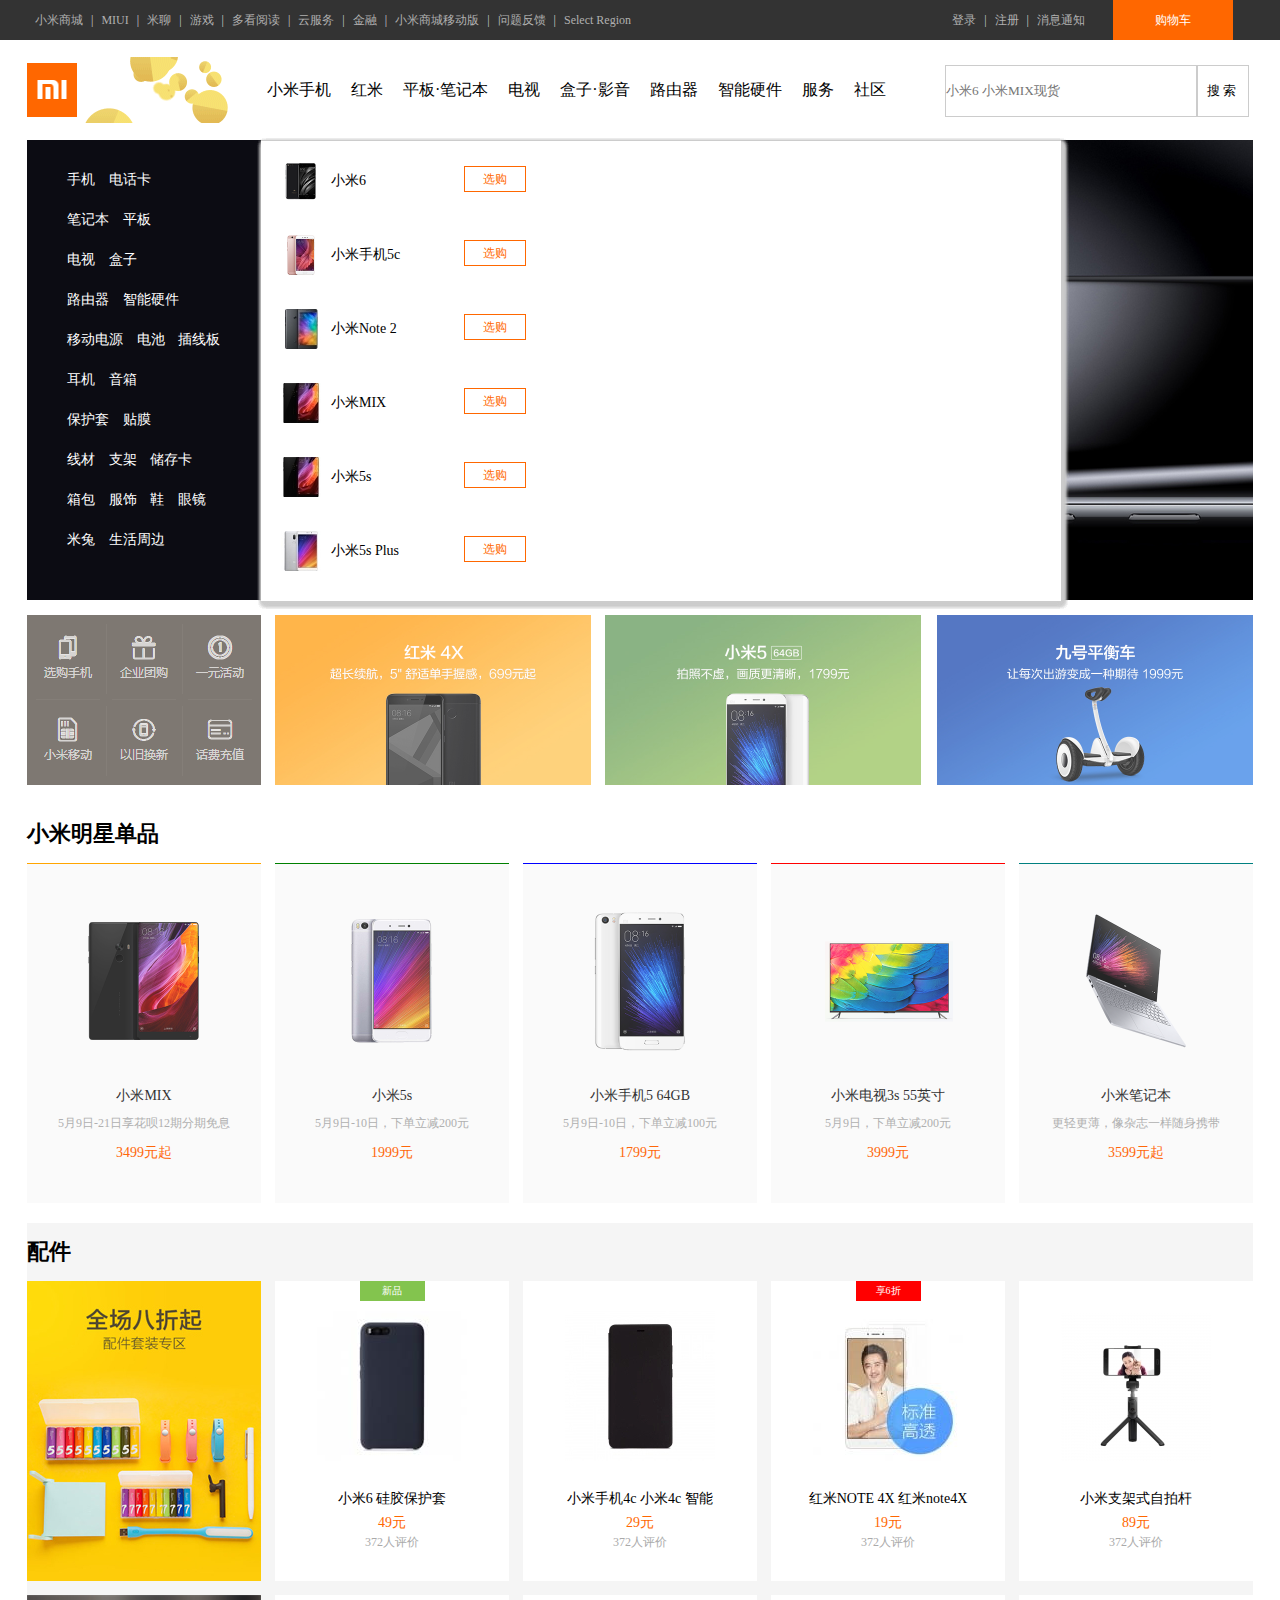
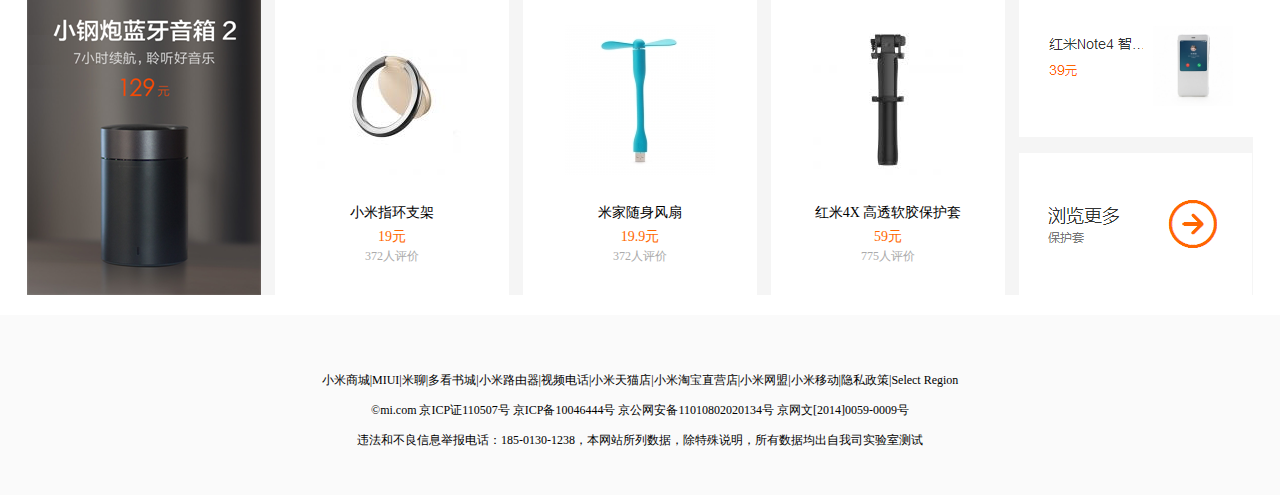
<file: XiaoMiProject_SSM/src/main/webapp/htmls/index.html>
<!DOCTYPE html>
<html>
	<head>
		<meta charset="UTF-8">
        <meta name="author" content="order by dede58.com"/>
		<title>小米商城</title>
		<link rel="stylesheet" type="text/css" href="../css/style.css">
	</head>
	<body>
	<!-- start header -->
		<header>
			<div class="top center">
				<div class="left fl">
					<ul>
						<li><a href="http://www.mi.com/" target="_blank">小米商城</a></li>
						<li>|</li>
						<li><a href="">MIUI</a></li>
						<li>|</li>
						<li><a href="">米聊</a></li>
						<li>|</li>
						<li><a href="">游戏</a></li>
						<li>|</li>
						<li><a href="">多看阅读</a></li>
						<li>|</li>
						<li><a href="">云服务</a></li>
						<li>|</li>
						<li><a href="">金融</a></li>
						<li>|</li>
						<li><a href="">小米商城移动版</a></li>
						<li>|</li>
						<li><a href="">问题反馈</a></li>
						<li>|</li>
						<li><a href="">Select Region</a></li>
						<div class="clear"></div>
					</ul>
				</div>
				<div class="right fr">
					<div class="gouwuche fr"><a href="">购物车</a></div>
					<div class="fr">
						<ul>
							<li><a href="../login.html" target="_blank">登录</a></li>
							<li>|</li>
							<li><a href="../register.html" target="_blank" >注册</a></li>
							<li>|</li>
							<li><a href="">消息通知</a></li>
						</ul>
					</div>
					<div class="clear"></div>
				</div>
				<div class="clear"></div>
			</div>
		</header>
	<!--end header -->

<!-- start banner_x -->
		<div class="banner_x center">
			<a href="../index.html" target="_blank"><div class="logo fl"></div></a>
			<a href=""><div class="ad_top fl"></div></a>
			<div class="nav fl">
				<ul>
					<li><a href="../liebiao.html" target="_blank">小米手机</a></li>
					<li><a href="">红米</a></li>
					<li><a href="">平板·笔记本</a></li>
					<li><a href="">电视</a></li>
					<li><a href="">盒子·影音</a></li>
					<li><a href="">路由器</a></li>
					<li><a href="">智能硬件</a></li>
					<li><a href="">服务</a></li>
					<li><a href="">社区</a></li>
				</ul>
			</div>
			<div class="search fr">
				<form action="" method="post">
					<div class="text fl">
						<input type="text" class="shuru"  placeholder="小米6&nbsp;小米MIX现货">
					</div>
					<div class="submit fl">
						<input type="submit" class="sousuo" value="搜索"/>
					</div>
					<div class="clear"></div>
				</form>
				<div class="clear"></div>
			</div>
		</div>
<!-- end banner_x -->

	<!-- start banner_y -->
		<div class="banner_y center">
			<div class="nav">				
				<ul>
					<li>
						<a href="">手机</a>
						<a href="">电话卡</a>
						<div class="pop">
							<div class="left fl">
								<div>
									<div class="xuangou_left fl">
										<a href="">
											<div class="img fl"><img src="../image/xm6_80.png" alt=""></div>
											<span class="fl">小米6</span>
											<div class="clear"></div>
										</a>
									</div>
									<div class="xuangou_right fr"><a href="../xiangqing.html" target="_blank">选购</a></div>
									<div class="clear"></div>
								</div>
								<div>
									<div class="xuangou_left fl">
										<a href="">
											<div class="img fl"><img src="../image/5c_80.png" alt=""></div>
											<span class="fl">小米手机5c</span>
											<div class="clear"></div>
										</a>
									</div>
									<div class="xuangou_right fr"><a href="">选购</a></div>
									<div class="clear"></div>
								</div>
								<div>
									<div class="xuangou_left fl">
										<a href="">
											<div class="img fl"><img src="../image/xmNOTE2-80.jpg" alt=""></div>
											<span class="fl">小米Note 2</span>
											<div class="clear"></div>
										</a>
									</div>
									<div class="xuangou_right fr"><a href="">选购</a></div>
									<div class="clear"></div>
								</div>
								<div>
									<div class="xuangou_left fl">
										<a href="">
											<div class="img fl"><img src="../image/MIX-80.jpg" alt=""></div>
											<span class="fl">小米MIX</span>
											<div class="clear"></div>
										</a>
									</div>
									<div class="xuangou_right fr"><a href="">选购</a></div>
									<div class="clear"></div>
								</div>
								<div>
									<div class="xuangou_left fl">
										<a href="">
											<div class="img fl"><img src="../image/MIX-80.jpg" alt=""></div>
											<span class="fl">小米5s</span>
											<div class="clear"></div>
										</a>
									</div>
									<div class="xuangou_right fr"><a href="">选购</a></div>
									<div class="clear"></div>
								</div>
								<div>
									<div class="xuangou_left fl">
										<a href="">
											<div class="img fl"><img src="../image/xm5Splus.jpg" alt=""></div>
											<span class="fl">小米5s Plus</span>
											<div class="clear"></div>
										</a>
									</div>
									<div class="xuangou_right fr"><a href="">选购</a></div>
									<div class="clear"></div>
								</div>								
							</div>
							<div class="ctn fl">
								<div>
									<div class="xuangou_left fl">
										<a href="">
											<div class="img fl"><img src="../image/xm5-80.jpg" alt=""></div>
											<span class="fl">小米手机5</span>
											<div class="clear"></div>
										</a>
									</div>
									<div class="xuangou_right fr"><a href="">选购</a></div>
									<div class="clear"></div>
								</div>
								<div>
									<div class="xuangou_left fl">
										<a href="">
											<div class="img fl"><img src="../image/hmn4x80.png" alt=""></div>
											<span class="fl">红米Note 4X</span>
											<div class="clear"></div>
										</a>
									</div>
									<div class="xuangou_right fr"><a href="">选购</a></div>
									<div class="clear"></div>
								</div>
								<div>
									<div class="xuangou_left fl">
										<a href="">
											<div class="img fl"><img src="../image/hmnote4-80.jpg" alt=""></div>
											<span class="fl">红米Note-4</span>
											<div class="clear"></div>
										</a>
									</div>
									<div class="xuangou_right fr"><a href="">选购</a></div>
									<div class="clear"></div>
								</div>
								<div>
									<div class="xuangou_left fl">
										<a href="">
											<div class="img fl"><img src="../image/hm4x_80.png" alt=""></div>
											<span class="fl">红米4x</span>
											<div class="clear"></div>
										</a>
									</div>
									<div class="xuangou_right fr"><a href="">选购</a></div>
									<div class="clear"></div>
								</div>
								<div>
									<div class="xuangou_left fl">
										<a href="">
											<div class="img fl"><img src="../image/hm4-80.jpg" alt=""></div>
											<span class="fl">红米4</span>
											<div class="clear"></div>
										</a>
									</div>
									<div class="xuangou_right fr"><a href="">选购</a></div>
									<div class="clear"></div>
								</div>
								<div>
									<div class="xuangou_left fl">
										<a href="">
											<div class="img fl"><img src="../image/hm4A-80.jpg" alt=""></div>
											<span class="fl">红米4A</span>
											<div class="clear"></div>
										</a>
									</div>
									<div class="xuangou_right fr"><a href="">选购</a></div>
									<div class="clear"></div>
								</div>
							</div>
							<div class="right fl">
								<div>
									<div class="xuangou_left fl">
										<a href="">
											<div class="img fl"><img src="../image/compare.jpg" alt=""></div>
											<span class="fl">对比手机</span>
											<div class="clear"></div>
										</a>
									</div>
									<!-- <div class="xuangou_right fr"><a href="">选购</a></div> -->
									<div class="clear"></div>
								</div>
								<div>
									<div class="xuangou_left fl">
										<a href="">
											<div class="img fl"><img src="../image/mimobile.jpg" alt=""></div>
											<span class="fl">小米移动&nbsp;电话卡</span>
											<div class="clear"></div>
										</a>
									</div>
									<!-- <div class="xuangou_right fr"><a href="">选购</a></div> -->
									<div class="clear"></div>
								</div>
							</div>
							<div class="clear"></div>
						</div>
					</li>
					<li>
						<a href="">笔记本</a>
						<a href="">平板</a>
						<div class="pop">
							<div class="left fl">
								<div>
									<div class="xuangou_left fl">
										<a href="">
											<div class="img fl"><img src="../image/xm6_80.png" alt=""></div>
											<span class="fl">小米6</span>
											<div class="clear"></div>
										</a>
									</div>
									<div class="xuangou_right fr"><a href="">选购</a></div>
									<div class="clear"></div>
								</div>
								<div>
									<div class="xuangou_left fl">
										<a href="">
											<div class="img fl"><img src="../image/5c_80.png" alt=""></div>
											<span class="fl">小米手机5c</span>
											<div class="clear"></div>
										</a>
									</div>
									<div class="xuangou_right fr"><a href="">选购</a></div>
									<div class="clear"></div>
								</div>
								<div>
									<div class="xuangou_left fl">
										<a href="">
											<div class="img fl"><img src="../image/xmNOTE2-80.jpg" alt=""></div>
											<span class="fl">小米Note 2</span>
											<div class="clear"></div>
										</a>
									</div>
									<div class="xuangou_right fr"><a href="">选购</a></div>
									<div class="clear"></div>
								</div>
								<div>
									<div class="xuangou_left fl">
										<a href="">
											<div class="img fl"><img src="../image/MIX-80.jpg" alt=""></div>
											<span class="fl">小米MIX</span>
											<div class="clear"></div>
										</a>
									</div>
									<div class="xuangou_right fr"><a href="">选购</a></div>
									<div class="clear"></div>
								</div>
								<div>
									<div class="xuangou_left fl">
										<a href="">
											<div class="img fl"><img src="../image/MIX-80.jpg" alt=""></div>
											<span class="fl">小米5s</span>
											<div class="clear"></div>
										</a>
									</div>
									<div class="xuangou_right fr"><a href="">选购</a></div>
									<div class="clear"></div>
								</div>
								<div>
									<div class="xuangou_left fl">
										<a href="">
											<div class="img fl"><img src="../image/xm5Splus.jpg" alt=""></div>
											<span class="fl">小米5s Plus</span>
											<div class="clear"></div>
										</a>
									</div>
									<div class="xuangou_right fr"><a href="">选购</a></div>
									<div class="clear"></div>
								</div>								
							</div>
							<div class="ctn fl">
								<div>
									<div class="xuangou_left fl">
										<a href="">
											<div class="img fl"><img src="../image/xm5-80.jpg" alt=""></div>
											<span class="fl">小米手机5</span>
											<div class="clear"></div>
										</a>
									</div>
									<div class="xuangou_right fr"><a href="">选购</a></div>
									<div class="clear"></div>
								</div>
								<div>
									<div class="xuangou_left fl">
										<a href="">
											<div class="img fl"><img src="../image/hmn4x80.png" alt=""></div>
											<span class="fl">红米Note 4X</span>
											<div class="clear"></div>
										</a>
									</div>
									<div class="xuangou_right fr"><a href="">选购</a></div>
									<div class="clear"></div>
								</div>
								<div>
									<div class="xuangou_left fl">
										<a href="">
											<div class="img fl"><img src="../image/hmnote4-80.jpg" alt=""></div>
											<span class="fl">红米Note-4</span>
											<div class="clear"></div>
										</a>
									</div>
									<div class="xuangou_right fr"><a href="">选购</a></div>
									<div class="clear"></div>
								</div>
								<div>
									<div class="xuangou_left fl">
										<a href="">
											<div class="img fl"><img src="../image/hm4x_80.png" alt=""></div>
											<span class="fl">红米4x</span>
											<div class="clear"></div>
										</a>
									</div>
									<div class="xuangou_right fr"><a href="">选购</a></div>
									<div class="clear"></div>
								</div>
								<div>
									<div class="xuangou_left fl">
										<a href="">
											<div class="img fl"><img src="../image/hm4-80.jpg" alt=""></div>
											<span class="fl">红米4</span>
											<div class="clear"></div>
										</a>
									</div>
									<div class="xuangou_right fr"><a href="">选购</a></div>
									<div class="clear"></div>
								</div>
								<div>
									<div class="xuangou_left fl">
										<a href="">
											<div class="img fl"><img src="../image/hm4A-80.jpg" alt=""></div>
											<span class="fl">红米4A</span>
											<div class="clear"></div>
										</a>
									</div>
									<div class="xuangou_right fr"><a href="">选购</a></div>
									<div class="clear"></div>
								</div>
							</div>
							
							<div class="clear"></div>
						</div>
					</li>
					<li>
						<a href="">电视</a>
						<a href="">盒子</a>
						<div class="pop">
							<div class="left fl">
								<div>
									<div class="xuangou_left fl">
										<a href="">
											<div class="img fl"><img src="../image/xm6_80.png" alt=""></div>
											<span class="fl">小米6</span>
											<div class="clear"></div>
										</a>
									</div>
									<div class="xuangou_right fr"><a href="">选购</a></div>
									<div class="clear"></div>
								</div>
								<div>
									<div class="xuangou_left fl">
										<a href="">
											<div class="img fl"><img src="../image/5c_80.png" alt=""></div>
											<span class="fl">小米手机5c</span>
											<div class="clear"></div>
										</a>
									</div>
									<div class="xuangou_right fr"><a href="">选购</a></div>
									<div class="clear"></div>
								</div>
								<div>
									<div class="xuangou_left fl">
										<a href="">
											<div class="img fl"><img src="../image/xmNOTE2-80.jpg" alt=""></div>
											<span class="fl">小米Note 2</span>
											<div class="clear"></div>
										</a>
									</div>
									<div class="xuangou_right fr"><a href="">选购</a></div>
									<div class="clear"></div>
								</div>
								<div>
									<div class="xuangou_left fl">
										<a href="">
											<div class="img fl"><img src="../image/MIX-80.jpg" alt=""></div>
											<span class="fl">小米MIX</span>
											<div class="clear"></div>
										</a>
									</div>
									<div class="xuangou_right fr"><a href="">选购</a></div>
									<div class="clear"></div>
								</div>
								<div>
									<div class="xuangou_left fl">
										<a href="">
											<div class="img fl"><img src="../image/MIX-80.jpg" alt=""></div>
											<span class="fl">小米5s</span>
											<div class="clear"></div>
										</a>
									</div>
									<div class="xuangou_right fr"><a href="">选购</a></div>
									<div class="clear"></div>
								</div>
								<div>
									<div class="xuangou_left fl">
										<a href="">
											<div class="img fl"><img src="../image/xm5Splus.jpg" alt=""></div>
											<span class="fl">小米5s Plus</span>
											<div class="clear"></div>
										</a>
									</div>
									<div class="xuangou_right fr"><a href="">选购</a></div>
									<div class="clear"></div>
								</div>								
							</div>
							<div class="ctn fl">
								<div>
									<div class="xuangou_left fl">
										<a href="">
											<div class="img fl"><img src="../image/xm5-80.jpg" alt=""></div>
											<span class="fl">小米手机5</span>
											<div class="clear"></div>
										</a>
									</div>
									<div class="xuangou_right fr"><a href="">选购</a></div>
									<div class="clear"></div>
								</div>
								<div>
									<div class="xuangou_left fl">
										<a href="">
											<div class="img fl"><img src="../image/hmn4x80.png" alt=""></div>
											<span class="fl">红米Note 4X</span>
											<div class="clear"></div>
										</a>
									</div>
									<div class="xuangou_right fr"><a href="">选购</a></div>
									<div class="clear"></div>
								</div>
								<div>
									<div class="xuangou_left fl">
										<a href="">
											<div class="img fl"><img src="../image/hmnote4-80.jpg" alt=""></div>
											<span class="fl">红米Note-4</span>
											<div class="clear"></div>
										</a>
									</div>
									<div class="xuangou_right fr"><a href="">选购</a></div>
									<div class="clear"></div>
								</div>
								<div>
									<div class="xuangou_left fl">
										<a href="">
											<div class="img fl"><img src="../image/hm4x_80.png" alt=""></div>
											<span class="fl">红米4x</span>
											<div class="clear"></div>
										</a>
									</div>
									<div class="xuangou_right fr"><a href="">选购</a></div>
									<div class="clear"></div>
								</div>
								<div>
									<div class="xuangou_left fl">
										<a href="">
											<div class="img fl"><img src="../image/hm4-80.jpg" alt=""></div>
											<span class="fl">红米4</span>
											<div class="clear"></div>
										</a>
									</div>
									<div class="xuangou_right fr"><a href="">选购</a></div>
									<div class="clear"></div>
								</div>
								<div>
									<div class="xuangou_left fl">
										<a href="">
											<div class="img fl"><img src="../image/hm4A-80.jpg" alt=""></div>
											<span class="fl">红米4A</span>
											<div class="clear"></div>
										</a>
									</div>
									<div class="xuangou_right fr"><a href="">选购</a></div>
									<div class="clear"></div>
								</div>
							</div>
							<div class="right fl">
								<div>
									<div class="xuangou_left fl">
										<a href="">
											<div class="img fl"><img src="../image/compare.jpg" alt=""></div>
											<span class="fl">对比手机</span>
											<div class="clear"></div>
										</a>
									</div>
									<!-- <div class="xuangou_right fr"><a href="">选购</a></div> -->
									<div class="clear"></div>
								</div>
								<div>
									<div class="xuangou_left fl">
										<a href="">
											<div class="img fl"><img src="../image/mimobile.jpg" alt=""></div>
											<span class="fl">小米移动&nbsp;电话卡</span>
											<div class="clear"></div>
										</a>
									</div>
									<!-- <div class="xuangou_right fr"><a href="">选购</a></div> -->
									<div class="clear"></div>
								</div>
							</div>
							<div class="clear"></div>
						</div>
					</li>
					<li>
						<a href="">路由器</a>
						<a href="">智能硬件</a>
						<div class="pop">
							<div class="left fl">
								<div>
									<div class="xuangou_left fl">
										<a href="">
											<div class="img fl"><img src="../image/xm6_80.png" alt=""></div>
											<span class="fl">小米6</span>
											<div class="clear"></div>
										</a>
									</div>
									<div class="xuangou_right fr"><a href="">选购</a></div>
									<div class="clear"></div>
								</div>
								<div>
									<div class="xuangou_left fl">
										<a href="">
											<div class="img fl"><img src="../image/5c_80.png" alt=""></div>
											<span class="fl">小米手机5c</span>
											<div class="clear"></div>
										</a>
									</div>
									<div class="xuangou_right fr"><a href="">选购</a></div>
									<div class="clear"></div>
								</div>
								<div>
									<div class="xuangou_left fl">
										<a href="">
											<div class="img fl"><img src="../image/xmNOTE2-80.jpg" alt=""></div>
											<span class="fl">小米Note 2</span>
											<div class="clear"></div>
										</a>
									</div>
									<div class="xuangou_right fr"><a href="">选购</a></div>
									<div class="clear"></div>
								</div>
								<div>
									<div class="xuangou_left fl">
										<a href="">
											<div class="img fl"><img src="../image/MIX-80.jpg" alt=""></div>
											<span class="fl">小米MIX</span>
											<div class="clear"></div>
										</a>
									</div>
									<div class="xuangou_right fr"><a href="">选购</a></div>
									<div class="clear"></div>
								</div>
								<div>
									<div class="xuangou_left fl">
										<a href="">
											<div class="img fl"><img src="../image/MIX-80.jpg" alt=""></div>
											<span class="fl">小米5s</span>
											<div class="clear"></div>
										</a>
									</div>
									<div class="xuangou_right fr"><a href="">选购</a></div>
									<div class="clear"></div>
								</div>
								<div>
									<div class="xuangou_left fl">
										<a href="">
											<div class="img fl"><img src="../image/xm5Splus.jpg" alt=""></div>
											<span class="fl">小米5s Plus</span>
											<div class="clear"></div>
										</a>
									</div>
									<div class="xuangou_right fr"><a href="">选购</a></div>
									<div class="clear"></div>
								</div>								
							</div>
							<div class="ctn fl">
								<div>
									<div class="xuangou_left fl">
										<a href="">
											<div class="img fl"><img src="../image/xm5-80.jpg" alt=""></div>
											<span class="fl">小米手机5</span>
											<div class="clear"></div>
										</a>
									</div>
									<div class="xuangou_right fr"><a href="">选购</a></div>
									<div class="clear"></div>
								</div>
								<div>
									<div class="xuangou_left fl">
										<a href="">
											<div class="img fl"><img src="../image/hmn4x80.png" alt=""></div>
											<span class="fl">红米Note 4X</span>
											<div class="clear"></div>
										</a>
									</div>
									<div class="xuangou_right fr"><a href="">选购</a></div>
									<div class="clear"></div>
								</div>
								<div>
									<div class="xuangou_left fl">
										<a href="">
											<div class="img fl"><img src="../image/hmnote4-80.jpg" alt=""></div>
											<span class="fl">红米Note-4</span>
											<div class="clear"></div>
										</a>
									</div>
									<div class="xuangou_right fr"><a href="">选购</a></div>
									<div class="clear"></div>
								</div>
								<div>
									<div class="xuangou_left fl">
										<a href="">
											<div class="img fl"><img src="../image/hm4x_80.png" alt=""></div>
											<span class="fl">红米4x</span>
											<div class="clear"></div>
										</a>
									</div>
									<div class="xuangou_right fr"><a href="">选购</a></div>
									<div class="clear"></div>
								</div>
								<div>
									<div class="xuangou_left fl">
										<a href="">
											<div class="img fl"><img src="../image/hm4-80.jpg" alt=""></div>
											<span class="fl">红米4</span>
											<div class="clear"></div>
										</a>
									</div>
									<div class="xuangou_right fr"><a href="">选购</a></div>
									<div class="clear"></div>
								</div>
								<div>
									<div class="xuangou_left fl">
										<a href="">
											<div class="img fl"><img src="../image/hm4A-80.jpg" alt=""></div>
											<span class="fl">红米4A</span>
											<div class="clear"></div>
										</a>
									</div>
									<div class="xuangou_right fr"><a href="">选购</a></div>
									<div class="clear"></div>
								</div>
							</div>
							<div class="right fl">
								<div>
									<div class="xuangou_left fl">
										<a href="">
											<div class="img fl"><img src="../image/compare.jpg" alt=""></div>
											<span class="fl">对比手机</span>
											<div class="clear"></div>
										</a>
									</div>
									<!-- <div class="xuangou_right fr"><a href="">选购</a></div> -->
									<div class="clear"></div>
								</div>
								<div>
									<div class="xuangou_left fl">
										<a href="">
											<div class="img fl"><img src="../image/mimobile.jpg" alt=""></div>
											<span class="fl">小米移动&nbsp;电话卡</span>
											<div class="clear"></div>
										</a>
									</div>
									<!-- <div class="xuangou_right fr"><a href="">选购</a></div> -->
									<div class="clear"></div>
								</div>
							</div>
							<div class="clear"></div>
						</div>
					</li>
					<li>
						<a href="">移动电源</a>
						<a href="">电池</a>
						<a href="">插线板</a>
						<div class="pop">
							<div class="left fl">
								<div>
									<div class="xuangou_left fl">
										<a href="">
											<div class="img fl"><img src="../image/xm6_80.png" alt=""></div>
											<span class="fl">小米6</span>
											<div class="clear"></div>
										</a>
									</div>
									<div class="xuangou_right fr"><a href="">选购</a></div>
									<div class="clear"></div>
								</div>
								<div>
									<div class="xuangou_left fl">
										<a href="">
											<div class="img fl"><img src="../image/5c_80.png" alt=""></div>
											<span class="fl">小米手机5c</span>
											<div class="clear"></div>
										</a>
									</div>
									<div class="xuangou_right fr"><a href="">选购</a></div>
									<div class="clear"></div>
								</div>
								<div>
									<div class="xuangou_left fl">
										<a href="">
											<div class="img fl"><img src="../image/xmNOTE2-80.jpg" alt=""></div>
											<span class="fl">小米Note 2</span>
											<div class="clear"></div>
										</a>
									</div>
									<div class="xuangou_right fr"><a href="">选购</a></div>
									<div class="clear"></div>
								</div>
								<div>
									<div class="xuangou_left fl">
										<a href="">
											<div class="img fl"><img src="../image/MIX-80.jpg" alt=""></div>
											<span class="fl">小米MIX</span>
											<div class="clear"></div>
										</a>
									</div>
									<div class="xuangou_right fr"><a href="">选购</a></div>
									<div class="clear"></div>
								</div>
								<div>
									<div class="xuangou_left fl">
										<a href="">
											<div class="img fl"><img src="../image/MIX-80.jpg" alt=""></div>
											<span class="fl">小米5s</span>
											<div class="clear"></div>
										</a>
									</div>
									<div class="xuangou_right fr"><a href="">选购</a></div>
									<div class="clear"></div>
								</div>
								<div>
									<div class="xuangou_left fl">
										<a href="">
											<div class="img fl"><img src="../image/xm5Splus.jpg" alt=""></div>
											<span class="fl">小米5s Plus</span>
											<div class="clear"></div>
										</a>
									</div>
									<div class="xuangou_right fr"><a href="">选购</a></div>
									<div class="clear"></div>
								</div>								
							</div>
							<div class="ctn fl">
								<div>
									<div class="xuangou_left fl">
										<a href="">
											<div class="img fl"><img src="../image/xm5-80.jpg" alt=""></div>
											<span class="fl">小米手机5</span>
											<div class="clear"></div>
										</a>
									</div>
									<div class="xuangou_right fr"><a href="">选购</a></div>
									<div class="clear"></div>
								</div>
								<div>
									<div class="xuangou_left fl">
										<a href="">
											<div class="img fl"><img src="../image/hmn4x80.png" alt=""></div>
											<span class="fl">红米Note 4X</span>
											<div class="clear"></div>
										</a>
									</div>
									<div class="xuangou_right fr"><a href="">选购</a></div>
									<div class="clear"></div>
								</div>
								<div>
									<div class="xuangou_left fl">
										<a href="">
											<div class="img fl"><img src="../image/hmnote4-80.jpg" alt=""></div>
											<span class="fl">红米Note-4</span>
											<div class="clear"></div>
										</a>
									</div>
									<div class="xuangou_right fr"><a href="">选购</a></div>
									<div class="clear"></div>
								</div>
								<div>
									<div class="xuangou_left fl">
										<a href="">
											<div class="img fl"><img src="../image/hm4x_80.png" alt=""></div>
											<span class="fl">红米4x</span>
											<div class="clear"></div>
										</a>
									</div>
									<div class="xuangou_right fr"><a href="">选购</a></div>
									<div class="clear"></div>
								</div>
								<div>
									<div class="xuangou_left fl">
										<a href="">
											<div class="img fl"><img src="../image/hm4-80.jpg" alt=""></div>
											<span class="fl">红米4</span>
											<div class="clear"></div>
										</a>
									</div>
									<div class="xuangou_right fr"><a href="">选购</a></div>
									<div class="clear"></div>
								</div>
								<div>
									<div class="xuangou_left fl">
										<a href="">
											<div class="img fl"><img src="../image/hm4A-80.jpg" alt=""></div>
											<span class="fl">红米4A</span>
											<div class="clear"></div>
										</a>
									</div>
									<div class="xuangou_right fr"><a href="">选购</a></div>
									<div class="clear"></div>
								</div>
							</div>
							<div class="right fl">
								<div>
									<div class="xuangou_left fl">
										<a href="">
											<div class="img fl"><img src="../image/compare.jpg" alt=""></div>
											<span class="fl">对比手机</span>
											<div class="clear"></div>
										</a>
									</div>
									<!-- <div class="xuangou_right fr"><a href="">选购</a></div> -->
									<div class="clear"></div>
								</div>
								<div>
									<div class="xuangou_left fl">
										<a href="">
											<div class="img fl"><img src="../image/mimobile.jpg" alt=""></div>
											<span class="fl">小米移动&nbsp;电话卡</span>
											<div class="clear"></div>
										</a>
									</div>
									<!-- <div class="xuangou_right fr"><a href="">选购</a></div> -->
									<div class="clear"></div>
								</div>
							</div>
							<div class="clear"></div>
						</div>
					</li>
					<li>
						<a href="">耳机</a>
						<a href="">音箱</a>
						<div class="pop">
							<div class="left fl">
								<div>
									<div class="xuangou_left fl">
										<a href="">
											<div class="img fl"><img src="../image/xm6_80.png" alt=""></div>
											<span class="fl">小米6</span>
											<div class="clear"></div>
										</a>
									</div>
									<div class="xuangou_right fr"><a href="">选购</a></div>
									<div class="clear"></div>
								</div>
								<div>
									<div class="xuangou_left fl">
										<a href="">
											<div class="img fl"><img src="../image/5c_80.png" alt=""></div>
											<span class="fl">小米手机5c</span>
											<div class="clear"></div>
										</a>
									</div>
									<div class="xuangou_right fr"><a href="">选购</a></div>
									<div class="clear"></div>
								</div>
								<div>
									<div class="xuangou_left fl">
										<a href="">
											<div class="img fl"><img src="../image/xmNOTE2-80.jpg" alt=""></div>
											<span class="fl">小米Note 2</span>
											<div class="clear"></div>
										</a>
									</div>
									<div class="xuangou_right fr"><a href="">选购</a></div>
									<div class="clear"></div>
								</div>
								<div>
									<div class="xuangou_left fl">
										<a href="">
											<div class="img fl"><img src="../image/MIX-80.jpg" alt=""></div>
											<span class="fl">小米MIX</span>
											<div class="clear"></div>
										</a>
									</div>
									<div class="xuangou_right fr"><a href="">选购</a></div>
									<div class="clear"></div>
								</div>
								<div>
									<div class="xuangou_left fl">
										<a href="">
											<div class="img fl"><img src="../image/MIX-80.jpg" alt=""></div>
											<span class="fl">小米5s</span>
											<div class="clear"></div>
										</a>
									</div>
									<div class="xuangou_right fr"><a href="">选购</a></div>
									<div class="clear"></div>
								</div>
								<div>
									<div class="xuangou_left fl">
										<a href="">
											<div class="img fl"><img src="../image/xm5Splus.jpg" alt=""></div>
											<span class="fl">小米5s Plus</span>
											<div class="clear"></div>
										</a>
									</div>
									<div class="xuangou_right fr"><a href="">选购</a></div>
									<div class="clear"></div>
								</div>
							</div>
							<div class="ctn fl">
								<div>
									<div class="xuangou_left fl">
										<a href="">
											<div class="img fl"><img src="../image/xm5-80.jpg" alt=""></div>
											<span class="fl">小米手机5</span>
											<div class="clear"></div>
										</a>
									</div>
									<div class="xuangou_right fr"><a href="">选购</a></div>
									<div class="clear"></div>
								</div>
								<div>
									<div class="xuangou_left fl">
										<a href="">
											<div class="img fl"><img src="../image/hmn4x80.png" alt=""></div>
											<span class="fl">红米Note 4X</span>
											<div class="clear"></div>
										</a>
									</div>
									<div class="xuangou_right fr"><a href="">选购</a></div>
									<div class="clear"></div>
								</div>
								<div>
									<div class="xuangou_left fl">
										<a href="">
											<div class="img fl"><img src="../image/hmnote4-80.jpg" alt=""></div>
											<span class="fl">红米Note-4</span>
											<div class="clear"></div>
										</a>
									</div>
									<div class="xuangou_right fr"><a href="">选购</a></div>
									<div class="clear"></div>
								</div>
								<div>
									<div class="xuangou_left fl">
										<a href="">
											<div class="img fl"><img src="../image/hm4x_80.png" alt=""></div>
											<span class="fl">红米4x</span>
											<div class="clear"></div>
										</a>
									</div>
									<div class="xuangou_right fr"><a href="">选购</a></div>
									<div class="clear"></div>
								</div>
								<div>
									<div class="xuangou_left fl">
										<a href="">
											<div class="img fl"><img src="../image/hm4-80.jpg" alt=""></div>
											<span class="fl">红米4</span>
											<div class="clear"></div>
										</a>
									</div>
									<div class="xuangou_right fr"><a href="">选购</a></div>
									<div class="clear"></div>
								</div>
								<div>
									<div class="xuangou_left fl">
										<a href="">
											<div class="img fl"><img src="../image/hm4A-80.jpg" alt=""></div>
											<span class="fl">红米4A</span>
											<div class="clear"></div>
										</a>
									</div>
									<div class="xuangou_right fr"><a href="">选购</a></div>
									<div class="clear"></div>
								</div>
							</div>
							<div class="right fl">
								<div>
									<div class="xuangou_left fl">
										<a href="">
											<div class="img fl"><img src="../image/compare.jpg" alt=""></div>
											<span class="fl">对比手机</span>
											<div class="clear"></div>
										</a>
									</div>
									<!-- <div class="xuangou_right fr"><a href="">选购</a></div> -->
									<div class="clear"></div>
								</div>
								<div>
									<div class="xuangou_left fl">
										<a href="">
											<div class="img fl"><img src="../image/mimobile.jpg" alt=""></div>
											<span class="fl">小米移动&nbsp;电话卡</span>
											<div class="clear"></div>
										</a>
									</div>
									<!-- <div class="xuangou_right fr"><a href="">选购</a></div> -->
									<div class="clear"></div>
								</div>
							</div>
							<div class="clear"></div>
						</div>
					</li>
					<li>
						<a href="">保护套</a>
						<a href="">贴膜</a>
						<div class="pop">
							<div class="left fl">
								<div>
									<div class="xuangou_left fl">
										<a href="">
											<div class="img fl"><img src="../image/xm6_80.png" alt=""></div>
											<span class="fl">小米6</span>
											<div class="clear"></div>
										</a>
									</div>
									<div class="xuangou_right fr"><a href="">选购</a></div>
									<div class="clear"></div>
								</div>
								<div>
									<div class="xuangou_left fl">
										<a href="">
											<div class="img fl"><img src="../image/5c_80.png" alt=""></div>
											<span class="fl">小米手机5c</span>
											<div class="clear"></div>
										</a>
									</div>
									<div class="xuangou_right fr"><a href="">选购</a></div>
									<div class="clear"></div>
								</div>
								<div>
									<div class="xuangou_left fl">
										<a href="">
											<div class="img fl"><img src="../image/xmNOTE2-80.jpg" alt=""></div>
											<span class="fl">小米Note 2</span>
											<div class="clear"></div>
										</a>
									</div>
									<div class="xuangou_right fr"><a href="">选购</a></div>
									<div class="clear"></div>
								</div>
								<div>
									<div class="xuangou_left fl">
										<a href="">
											<div class="img fl"><img src="../image/MIX-80.jpg" alt=""></div>
											<span class="fl">小米MIX</span>
											<div class="clear"></div>
										</a>
									</div>
									<div class="xuangou_right fr"><a href="">选购</a></div>
									<div class="clear"></div>
								</div>
								<div>
									<div class="xuangou_left fl">
										<a href="">
											<div class="img fl"><img src="../image/MIX-80.jpg" alt=""></div>
											<span class="fl">小米5s</span>
											<div class="clear"></div>
										</a>
									</div>
									<div class="xuangou_right fr"><a href="">选购</a></div>
									<div class="clear"></div>
								</div>
								<div>
									<div class="xuangou_left fl">
										<a href="">
											<div class="img fl"><img src="../image/xm5Splus.jpg" alt=""></div>
											<span class="fl">小米5s Plus</span>
											<div class="clear"></div>
										</a>
									</div>
									<div class="xuangou_right fr"><a href="">选购</a></div>
									<div class="clear"></div>
								</div>								
							</div>							
							<div class="clear"></div>
						</div>
					</li>
					<li>
						<a href="">线材</a>
						<a href="">支架</a>
						<a href="">储存卡</a>
						<div class="pop">
							<div class="left fl">
								<div>
									<div class="xuangou_left fl">
										<a href="">
											<div class="img fl"><img src="../image/xm6_80.png" alt=""></div>
											<span class="fl">小米6</span>
											<div class="clear"></div>
										</a>
									</div>
									<div class="xuangou_right fr"><a href="">选购</a></div>
									<div class="clear"></div>
								</div>
								<div>
									<div class="xuangou_left fl">
										<a href="">
											<div class="img fl"><img src="../image/5c_80.png" alt=""></div>
											<span class="fl">小米手机5c</span>
											<div class="clear"></div>
										</a>
									</div>
									<div class="xuangou_right fr"><a href="">选购</a></div>
									<div class="clear"></div>
								</div>
								<div>
									<div class="xuangou_left fl">
										<a href="">
											<div class="img fl"><img src="../image/xmNOTE2-80.jpg" alt=""></div>
											<span class="fl">小米Note 2</span>
											<div class="clear"></div>
										</a>
									</div>
									<div class="xuangou_right fr"><a href="">选购</a></div>
									<div class="clear"></div>
								</div>
								<div>
									<div class="xuangou_left fl">
										<a href="">
											<div class="img fl"><img src="../image/MIX-80.jpg" alt=""></div>
											<span class="fl">小米MIX</span>
											<div class="clear"></div>
										</a>
									</div>
									<div class="xuangou_right fr"><a href="">选购</a></div>
									<div class="clear"></div>
								</div>
								<div>
									<div class="xuangou_left fl">
										<a href="">
											<div class="img fl"><img src="../image/MIX-80.jpg" alt=""></div>
											<span class="fl">小米5s</span>
											<div class="clear"></div>
										</a>
									</div>
									<div class="xuangou_right fr"><a href="">选购</a></div>
									<div class="clear"></div>
								</div>
								<div>
									<div class="xuangou_left fl">
										<a href="">
											<div class="img fl"><img src="../image/xm5Splus.jpg" alt=""></div>
											<span class="fl">小米5s Plus</span>
											<div class="clear"></div>
										</a>
									</div>
									<div class="xuangou_right fr"><a href="">选购</a></div>
									<div class="clear"></div>
								</div>			
							</div>
							<div class="clear"></div>
						</div>
					</li>
					<li>
						<a href="">箱包</a>
						<a href="">服饰</a>
						<a href="">鞋</a>
						<a href="">眼镜</a>
						<div class="pop">
							<div class="left fl">
								<div>
									<div class="xuangou_left fl">
										<a href="">
											<div class="img fl"><img src="../image/xm6_80.png" alt=""></div>
											<span class="fl">小米6</span>
											<div class="clear"></div>
										</a>
									</div>
									<div class="xuangou_right fr"><a href="">选购</a></div>
									<div class="clear"></div>
								</div>
								<div>
									<div class="xuangou_left fl">
										<a href="">
											<div class="img fl"><img src="../image/5c_80.png" alt=""></div>
											<span class="fl">小米手机5c</span>
											<div class="clear"></div>
										</a>
									</div>
									<div class="xuangou_right fr"><a href="">选购</a></div>
									<div class="clear"></div>
								</div>
								<div>
									<div class="xuangou_left fl">
										<a href="">
											<div class="img fl"><img src="../image/xmNOTE2-80.jpg" alt=""></div>
											<span class="fl">小米Note 2</span>
											<div class="clear"></div>
										</a>
									</div>
									<div class="xuangou_right fr"><a href="">选购</a></div>
									<div class="clear"></div>
								</div>
								<div>
									<div class="xuangou_left fl">
										<a href="">
											<div class="img fl"><img src="../image/MIX-80.jpg" alt=""></div>
											<span class="fl">小米MIX</span>
											<div class="clear"></div>
										</a>
									</div>
									<div class="xuangou_right fr"><a href="">选购</a></div>
									<div class="clear"></div>
								</div>
								<div>
									<div class="xuangou_left fl">
										<a href="">
											<div class="img fl"><img src="../image/MIX-80.jpg" alt=""></div>
											<span class="fl">小米5s</span>
											<div class="clear"></div>
										</a>
									</div>
									<div class="xuangou_right fr"><a href="">选购</a></div>
									<div class="clear"></div>
								</div>
								<div>
									<div class="xuangou_left fl">
										<a href="">
											<div class="img fl"><img src="../image/xm5Splus.jpg" alt=""></div>
											<span class="fl">小米5s Plus</span>
											<div class="clear"></div>
										</a>
									</div>
									<div class="xuangou_right fr"><a href="">选购</a></div>
									<div class="clear"></div>
								</div>								
							</div>							
							<div class="clear"></div>
						</div>
					</li>
					<li>
						<a href="">米兔</a>
						<a href="">生活周边</a>
						<div class="pop">
							<div class="left fl">
								<div>
									<div class="xuangou_left fl">
										<a href="">
											<div class="img fl"><img src="../image/xm6_80.png" alt=""></div>
											<span class="fl">小米6</span>
											<div class="clear"></div>
										</a>
									</div>
									<div class="xuangou_right fr"><a href="">选购</a></div>
									<div class="clear"></div>
								</div>
								<div>
									<div class="xuangou_left fl">
										<a href="">
											<div class="img fl"><img src="../image/5c_80.png" alt=""></div>
											<span class="fl">小米手机5c</span>
											<div class="clear"></div>
										</a>
									</div>
									<div class="xuangou_right fr"><a href="">选购</a></div>
									<div class="clear"></div>
								</div>
								<div>
									<div class="xuangou_left fl">
										<a href="">
											<div class="img fl"><img src="../image/xmNOTE2-80.jpg" alt=""></div>
											<span class="fl">小米Note 2</span>
											<div class="clear"></div>
										</a>
									</div>
									<div class="xuangou_right fr"><a href="">选购</a></div>
									<div class="clear"></div>
								</div>
								<div>
									<div class="xuangou_left fl">
										<a href="">
											<div class="img fl"><img src="../image/MIX-80.jpg" alt=""></div>
											<span class="fl">小米MIX</span>
											<div class="clear"></div>
										</a>
									</div>
									<div class="xuangou_right fr"><a href="">选购</a></div>
									<div class="clear"></div>
								</div>
								<div>
									<div class="xuangou_left fl">
										<a href="">
											<div class="img fl"><img src="../image/MIX-80.jpg" alt=""></div>
											<span class="fl">小米5s</span>
											<div class="clear"></div>
										</a>
									</div>
									<div class="xuangou_right fr"><a href="">选购</a></div>
									<div class="clear"></div>
								</div>
								<div>
									<div class="xuangou_left fl">
										<a href="">
											<div class="img fl"><img src="../image/xm5Splus.jpg" alt=""></div>
											<span class="fl">小米5s Plus</span>
											<div class="clear"></div>
										</a>
									</div>
									<div class="xuangou_right fr"><a href="">选购</a></div>
									<div class="clear"></div>
								</div>								
							</div>							
							<div class="clear"></div>
						</div>
					</li>
				</ul>
			</div>
		
		</div>	

		<div class="sub_banner center">
			<div class="sidebar fl">
				<div class="fl"><a href=""><img src="../image/hjh_01.gif"></a></div>
				<div class="fl"><a href=""><img src="../image/hjh_02.gif"></a></div>
				<div class="fl"><a href=""><img src="../image/hjh_03.gif"></a></div>
				<div class="fl"><a href=""><img src="../image/hjh_04.gif"></a></div>
				<div class="fl"><a href=""><img src="../image/hjh_05.gif"></a></div>
				<div class="fl"><a href=""><img src="../image/hjh_06.gif"></a></div>
				<div class="clear"></div>
			</div>
			<div class="datu fl"><a href=""><img src="../image/hongmi4x.png" alt=""></a></div>
			<div class="datu fl"><a href=""><img src="../image/xiaomi5.jpg" alt=""></a></div>
			<div class="datu fr"><a href=""><img src="../image/pinghengche.jpg" alt=""></a></div>
			<div class="clear"></div>


		</div>
	<!-- end banner -->
	<div class="tlinks">Collect from <a href="http://www.cssmoban.com/" >企业网站模板</a></div>

	<!-- start danpin -->
		<div class="danpin center">
			
			<div class="biaoti center">小米明星单品</div>
			<div class="main center">
				<div class="mingxing fl">
					<div class="sub_mingxing"><a href=""><img src="../image/pinpai1.png" alt=""></a></div>
					<div class="pinpai"><a href="">小米MIX</a></div>
					<div class="youhui">5月9日-21日享花呗12期分期免息</div>
					<div class="jiage">3499元起</div>
				</div>
				<div class="mingxing fl">
					<div class="sub_mingxing"><a href=""><img src="../image/pinpai2.png" alt=""></a></div>
					<div class="pinpai"><a href="">小米5s</a></div>
					<div class="youhui">5月9日-10日，下单立减200元</div>
					<div class="jiage">1999元</div>
				</div>
				<div class="mingxing fl">
					<div class="sub_mingxing"><a href=""><img src="../image/pinpai3.png" alt=""></a></div>
					<div class="pinpai"><a href="">小米手机5 64GB</a></div>
					<div class="youhui">5月9日-10日，下单立减100元</div>
					<div class="jiage">1799元</div>
				</div>
				<div class="mingxing fl"> 	
					<div class="sub_mingxing"><a href=""><img src="../image/pinpai4.png" alt=""></a></div>
					<div class="pinpai"><a href="">小米电视3s 55英寸</a></div>
					<div class="youhui">5月9日，下单立减200元</div>
					<div class="jiage">3999元</div>
				</div>
				<div class="mingxing fl">
					<div class="sub_mingxing"><a href=""><img src="../image/pinpai5.png" alt=""></a></div>
					<div class="pinpai"><a href="">小米笔记本</a></div>
					<div class="youhui">更轻更薄，像杂志一样随身携带</div>
					<div class="jiage">3599元起</div>
				</div>
				<div class="clear"></div>
			</div>
		</div>
		<div class="peijian w">
			<div class="biaoti center">配件</div>
			<div class="main center">
				<div class="content">
					<div class="remen fl"><a href=""><img src="../image/peijian1.jpg"></a>
					</div>
					<div class="remen fl">
						<div class="xinpin"><span>新品</span></div>
						<div class="tu"><a href=""><img src="../image/peijian2.jpg"></a></div>
						<div class="miaoshu"><a href="">小米6 硅胶保护套</a></div>
						<div class="jiage">49元</div>
						<div class="pingjia">372人评价</div>
						<div class="piao">
							<a href="">
								<span>发货速度很快！很配小米6！</span>
								<span>来至于mi狼牙的评价</span>
							</a>
						</div>
					</div>
					<div class="remen fl">
						<div class="xinpin"><span style="background:#fff"></span></div>
						<div class="tu"><a href=""><img src="../image/peijian3.jpg"></a></div>
						<div class="miaoshu"><a href="">小米手机4c 小米4c 智能</a></div>
						<div class="jiage">29元</div>
						<div class="pingjia">372人评价</div>
					</div>
					<div class="remen fl">
						<div class="xinpin"><span style="background:red">享6折</span></div>
						<div class="tu"><a href=""><img src="../image/peijian4.jpg"></a></div>
						<div class="miaoshu"><a href="">红米NOTE 4X 红米note4X</a></div>
						<div class="jiage">19元</div>
						<div class="pingjia">372人评价</div>
						<div class="piao">
							<a href="">
								<span>发货速度很快！很配小米6！</span>
								<span>来至于mi狼牙的评价</span>
							</a>
						</div>
					</div>
					<div class="remen fl">
						<div class="xinpin"><span style="background:#fff"></span></div>
						<div class="tu"><a href=""><img src="../image/peijian5.jpg"></a></div>
						<div class="miaoshu"><a href="">小米支架式自拍杆</a></div>
						<div class="jiage">89元</div>
						<div class="pingjia">372人评价</div>
						<div class="piao">
							<a href="">
								<span>发货速度很快！很配小米6！</span>
								<span>来至于mi狼牙的评价</span>
							</a>
						</div>
					</div>
					<div class="clear"></div>
				</div>
				<div class="content">
					<div class="remen fl"><a href=""><img src="../image/peijian6.png"></a>
					</div>
					<div class="remen fl">
						<div class="xinpin"><span style="background:#fff"></span></div>
						<div class="tu"><a href=""><img src="../image/peijian7.jpg"></a></div>
						<div class="miaoshu"><a href="">小米指环支架</a></div>
						<div class="jiage">19元</div>
						<div class="pingjia">372人评价</div>
						<div class="piao">
							<a href="">
								<span>发货速度很快！很配小米6！</span>
								<span>来至于mi狼牙的评价</span>
							</a>
						</div>
					</div>
					<div class="remen fl">
						<div class="xinpin"><span style="background:#fff"></span></div>
						<div class="tu"><a href=""><img src="../image/peijian8.jpg"></a></div>
						<div class="miaoshu"><a href="">米家随身风扇</a></div>
						<div class="jiage">19.9元</div>
						<div class="pingjia">372人评价</div>
					</div>
					<div class="remen fl">
						<div class="xinpin"><span style="background:#fff"></span></div>
						<div class="tu"><a href=""><img src="../image/peijian9.jpg"></a></div>
						<div class="miaoshu"><a href="">红米4X 高透软胶保护套</a></div>
						<div class="jiage">59元</div>
						<div class="pingjia">775人评价</div>
					</div>
					<div class="remenlast fr">
						<div class="hongmi"><a href=""><img src="../image/hongmin4.png" alt=""></a></div>
						<div class="liulangengduo"><a href=""><img src="../image/liulangengduo.png" alt=""></a></div>					
					</div>
					<div class="clear"></div>
				</div>				
			</div>
		</div>
		<footer class="mt20 center">			
			<div class="mt20">小米商城|MIUI|米聊|多看书城|小米路由器|视频电话|小米天猫店|小米淘宝直营店|小米网盟|小米移动|隐私政策|Select Region</div>
			<div>©mi.com 京ICP证110507号 京ICP备10046444号 京公网安备11010802020134号 京网文[2014]0059-0009号</div> 
			<div>违法和不良信息举报电话：185-0130-1238，本网站所列数据，除特殊说明，所有数据均出自我司实验室测试</div>
		</footer>
	</body>
</html>
</file>
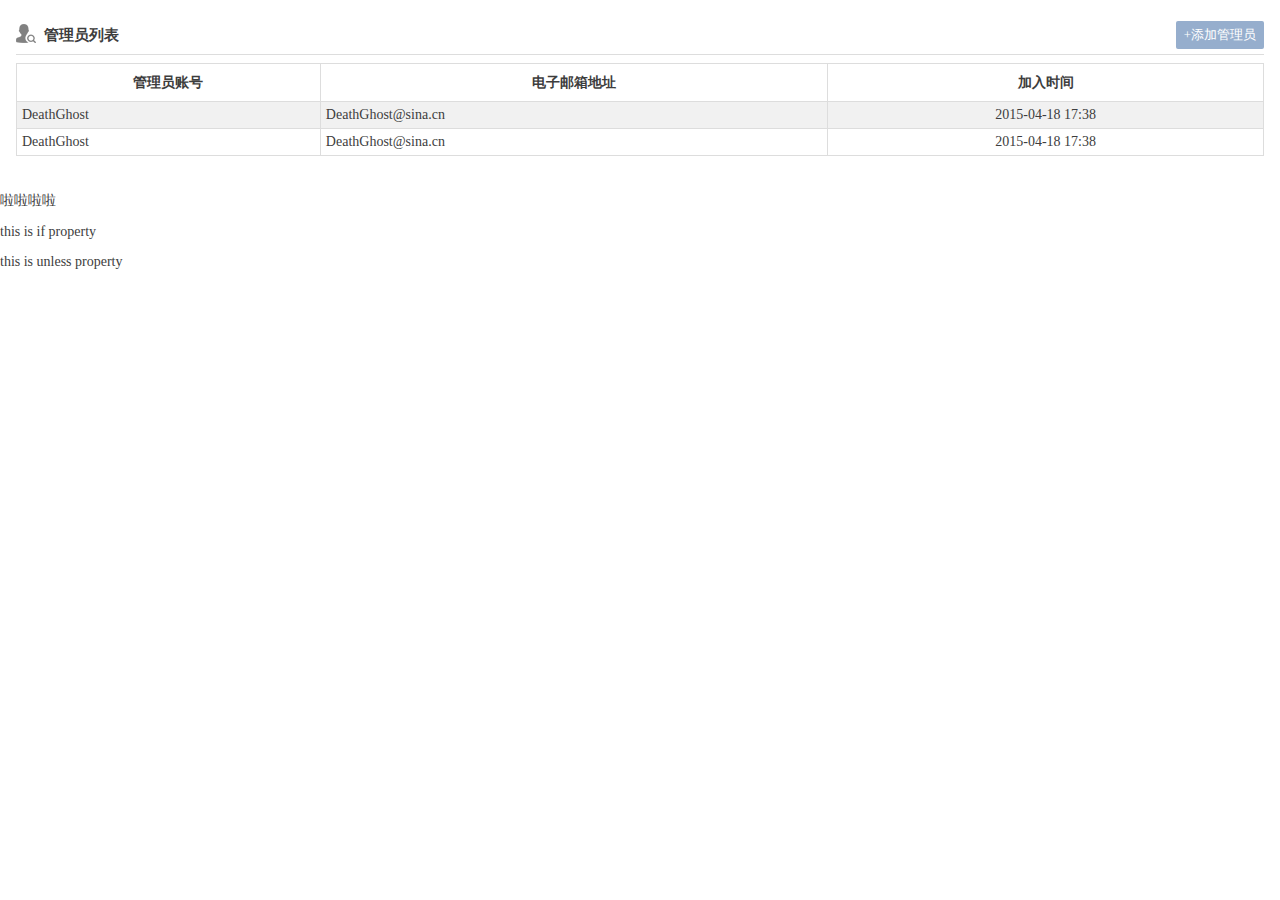
<file: SpringBootDemo/src/main/resources/templates/admin_list.html>
﻿<!DOCTYPE html PUBLIC "-//W3C//DTD XHTML 1.0 Transitional//EN" "http://www.w3.org/TR/xhtml1/DTD/xhtml1-transitional.dtd">
<html xmlns:th="http://www.thymeleaf.org">
<head>
<title>管理员列表</title>
<meta http-equiv="Content-Type" content="text/html; charset=utf-8" />
<link href="../static/style/adminStyle.css" th:href="@{style/adminStyle.css}"rel="stylesheet" type="text/css" />
<script src="../static/js/jquery.js" th:src="@{js/jquery.js}"></script>
<script src="../static/js/public.js" th:src="@{js/public.js}"></script>
</head>
<body>
 <div class="wrap">
  <div class="page-title">
    <span class="modular fl"><i class="user"></i><em>管理员列表</em></span>
    <span class="modular fr"><a href="revise_password.html" class="pt-link-btn">+添加管理员</a></span>
  </div> 
  <table class="list-style Interlaced">
   <tr> 
    <th>管理员账号</th>
    <th>电子邮箱地址</th>
    <th>加入时间</th>
   </tr>
   <tr th:each="bean:${lists}" >
    <td th:text="${bean.id}">DeathGhost</td>
    <td th:text="${bean.name}">DeathGhost@sina.cn</td>
    <td class="center" th:text="${bean.date}">2015-04-18 17:38</td>
   </tr>
   <tr th:each="bean:${lists}" th:object="${bean}">
    <td th:text="*{id}">DeathGhost</td>
    <td th:text="*{name}">DeathGhost@sina.cn</td>
    <td class="center" th:text="*{date}">2015-04-18 17:38</td>
   </tr>
  </table>
  <p th:object="${lists[1]}" th:text="*{name}+*{date}+*{id}">
  </p>
  <h1 align="center" style="color:red;" 
  th:text="|calendars处理:${#calendars.format(today,'yyyy-MM-dd HH:mm:ss')}"></h1>
 </div>
 <div th:insert="~{@{header/floor} :: ${true}?c:c1}"></div>
 <span th:replace="~{header/floor :: c1}"></span>
 <!--if值 ? hbb-->
<p th:text="${true}?hbb"></p>
 <!--if值 ? hbb : hah -->
<p th:text="${true}?_:${'哈哈'}">啦啦啦啦</p>
 <!--值 ? : hbb-->
<p th:text="${null}?:hbb"></p>
<span th:switch="${'456'}">
<span th:case="${'123'}" th:text="123"></span>
<span th:case="${456}" th:text="456"></span>
</span>

<p th:if="${true}">this is if property</p>
<p th:unless="${not true}">this is unless property</p>
</body>
</html>
</file>
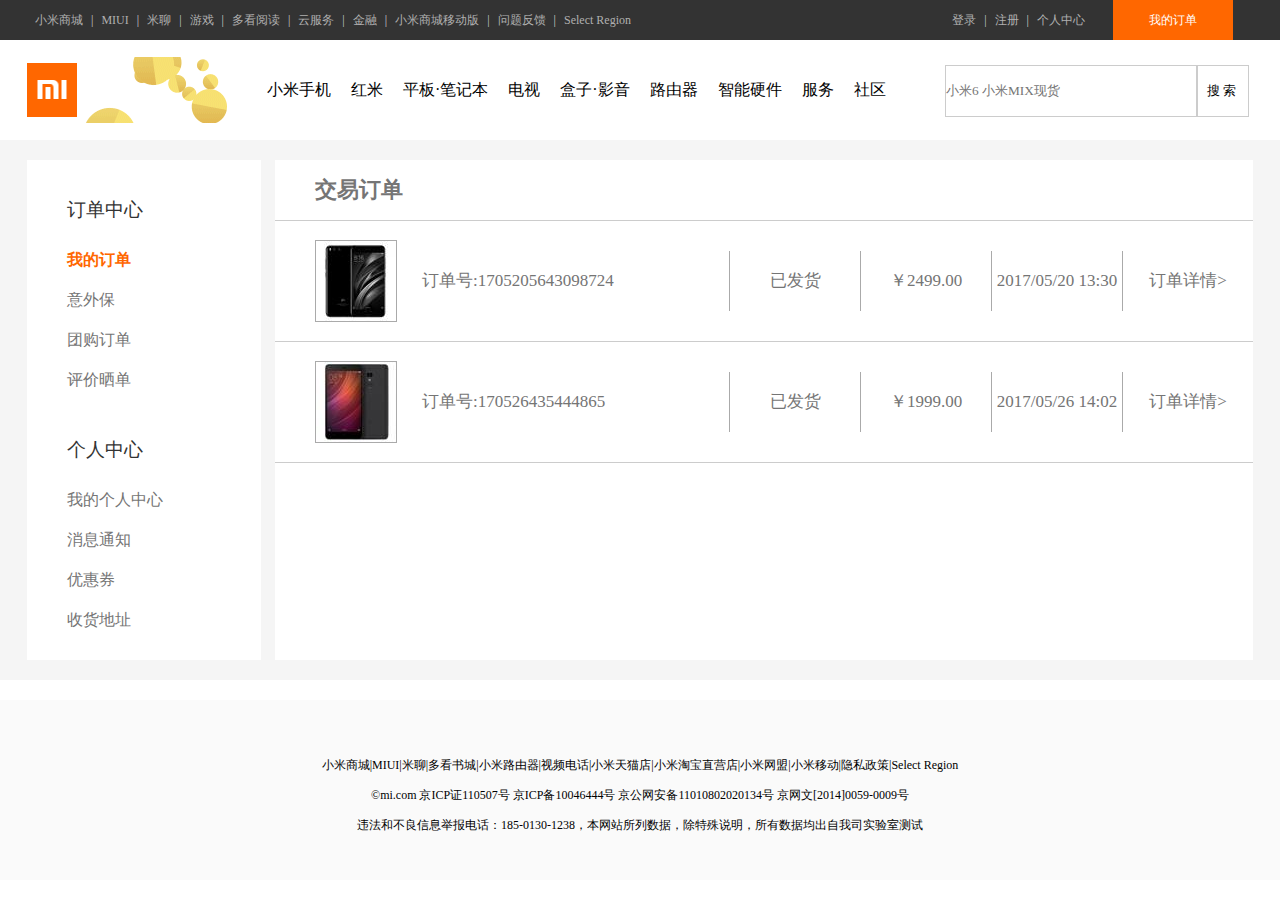
<file: XiaoMiProject_SSM/src/main/webapp/htmls/dingdanzhongxin.html>
<!DOCTYPE html>
<html>
	<head>
		<meta charset="UTF-8">
        <meta name="author" content="order by dede58.com"/>
		<title>小米商城-个人中心</title>
		<link rel="stylesheet" type="text/css" href="../css/style.css">
	</head>
	<body>
	<!-- start header -->
		<header>
			<div class="top center">
				<div class="left fl">
					<ul>
						<li><a href="http://www.mi.com/" target="_blank">小米商城</a></li>
						<li>|</li>
						<li><a href="">MIUI</a></li>
						<li>|</li>
						<li><a href="">米聊</a></li>
						<li>|</li>
						<li><a href="">游戏</a></li>
						<li>|</li>
						<li><a href="">多看阅读</a></li>
						<li>|</li>
						<li><a href="">云服务</a></li>
						<li>|</li>
						<li><a href="">金融</a></li>
						<li>|</li>
						<li><a href="">小米商城移动版</a></li>
						<li>|</li>
						<li><a href="">问题反馈</a></li>
						<li>|</li>
						<li><a href="">Select Region</a></li>
						<div class="clear"></div>
					</ul>
				</div>
				<div class="right fr">
					<div class="gouwuche fr"><a href="">我的订单</a></div>
					<div class="fr">
						<ul>
							<li><a href="./login.html" target="_blank">登录</a></li>
							<li>|</li>
							<li><a href="./register.html" target="_blank" >注册</a></li>
							<li>|</li>
							<li><a href="./self_info.html">个人中心</a></li>
						</ul>
					</div>
					<div class="clear"></div>
				</div>
				<div class="clear"></div>
			</div>
		</header>
	<!--end header -->
	<!-- start banner_x -->
		<div class="banner_x center">
			<a href="./index.html" target="_blank"><div class="logo fl"></div></a>
			<a href=""><div class="ad_top fl"></div></a>
			<div class="nav fl">
				<ul>
					<li><a href="">小米手机</a></li>
					<li><a href="">红米</a></li>
					<li><a href="">平板·笔记本</a></li>
					<li><a href="">电视</a></li>
					<li><a href="">盒子·影音</a></li>
					<li><a href="">路由器</a></li>
					<li><a href="">智能硬件</a></li>
					<li><a href="">服务</a></li>
					<li><a href="">社区</a></li>
				</ul>
			</div>
			<div class="search fr">
				<form action="" method="post">
					<div class="text fl">
						<input type="text" class="shuru"  placeholder="小米6&nbsp;小米MIX现货">
					</div>
					<div class="submit fl">
						<input type="submit" class="sousuo" value="搜索"/>
					</div>
					<div class="clear"></div>
				</form>
				<div class="clear"></div>
			</div>
		</div>
<!-- end banner_x -->
<!-- self_info -->
	<div class="grzxbj">
		<div class="selfinfo center">
		<div class="lfnav fl">
			<div class="ddzx">订单中心</div>
			<div class="subddzx">
				<ul>
					<li><a href="" style="color:#ff6700;font-weight:bold;">我的订单</a></li>
					<li><a href="">意外保</a></li>
					<li><a href="">团购订单</a></li>
					<li><a href="">评价晒单</a></li>
				</ul>
			</div>
			<div class="ddzx">个人中心</div>
			<div class="subddzx">
				<ul>
					<li><a href="./self_info.html">我的个人中心</a></li>
					<li><a href="">消息通知</a></li>
					<li><a href="">优惠券</a></li>
					<li><a href="">收货地址</a></li>
				</ul>
			</div>
		</div>
		<div class="rtcont fr">
			<div class="ddzxbt">交易订单</div>
			<div class="ddxq">
				<div class="ddspt fl"><img src="../image/gwc_xiaomi6.jpg" alt=""></div>
				<div class="ddbh fl">订单号:1705205643098724</div>
				<div class="ztxx fr">
					<ul>
						<li>已发货</li>
						<li>￥2499.00</li>
						<li>2017/05/20 13:30</li>
						<li><a href="">订单详情></a></li>
						<div class="clear"></div>
					</ul>
				</div>
				<div class="clear"></div>
			</div>
			<div class="ddxq">
				<div class="ddspt fl"><img src="../image/liebiao_hongmin4_dd.jpg" alt=""></div>
				<div class="ddbh fl">订单号:170526435444865</div>
				<div class="ztxx fr">
					<ul>
						<li>已发货</li>
						<li>￥1999.00</li>
						<li>2017/05/26 14:02</li>
						<li><a href="">订单详情></a></li>
						<div class="clear"></div>
					</ul>
				</div>
				<div class="clear"></div>
			</div>
		</div>
		<div class="clear"></div>
		</div>
	</div>
<!-- self_info -->
		
		<footer class="mt20 center">			
			<div class="mt20">小米商城|MIUI|米聊|多看书城|小米路由器|视频电话|小米天猫店|小米淘宝直营店|小米网盟|小米移动|隐私政策|Select Region</div>
			<div>©mi.com 京ICP证110507号 京ICP备10046444号 京公网安备11010802020134号 京网文[2014]0059-0009号</div> 
			<div>违法和不良信息举报电话：185-0130-1238，本网站所列数据，除特殊说明，所有数据均出自我司实验室测试</div>
		</footer>
	</body>
</html>
</file>
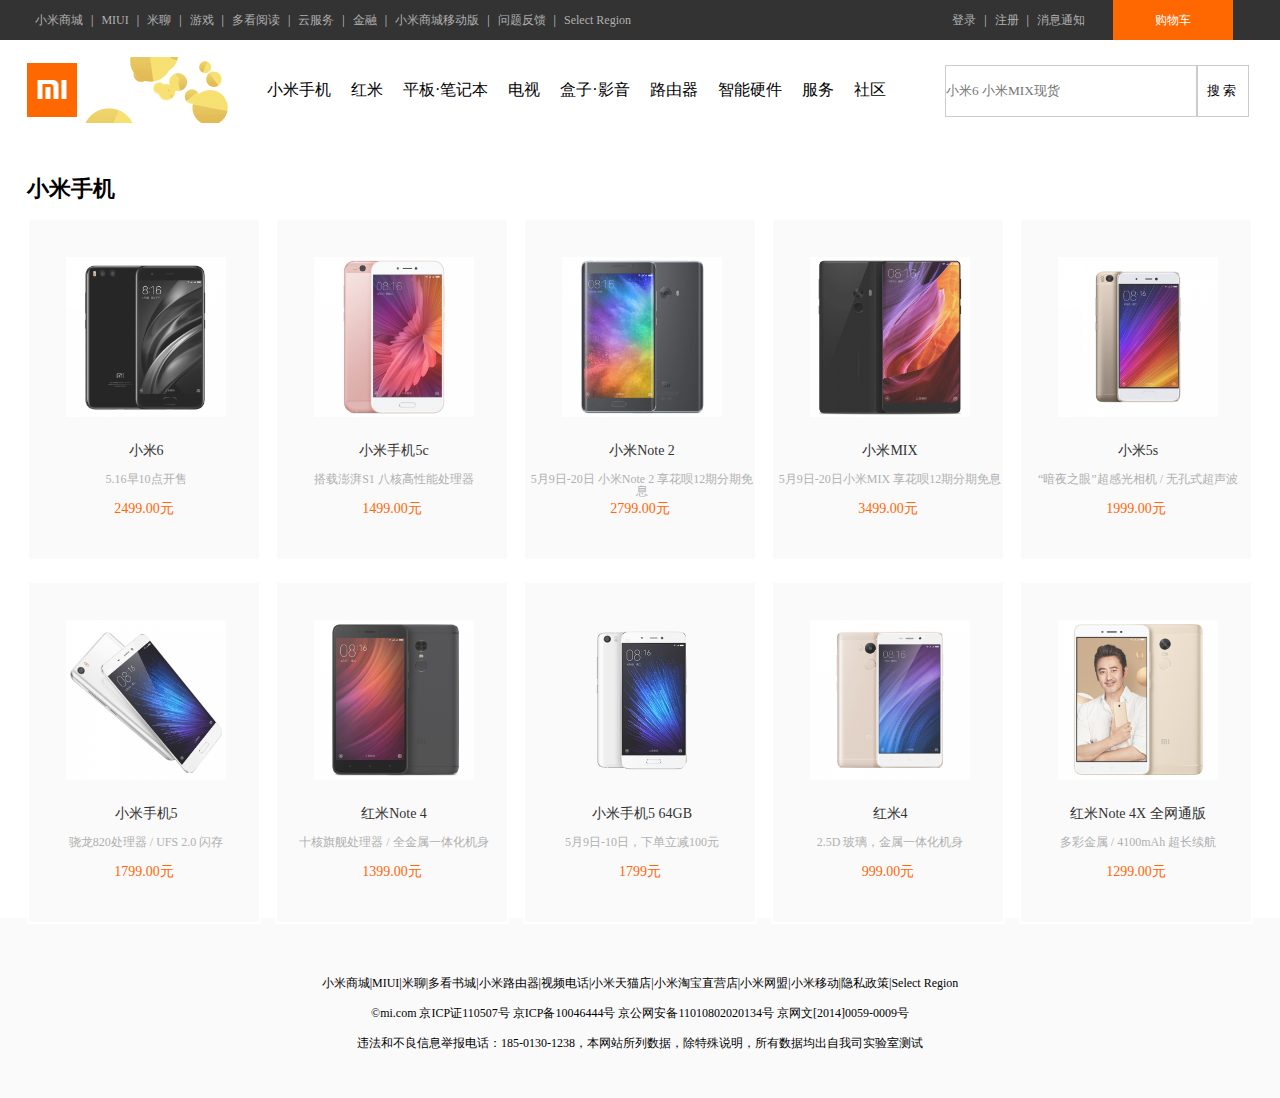
<file: XiaoMiProject_SSM/src/main/webapp/htmls/liebiao.html>
<html>
	<head>
		<meta charset="UTF-8">
        <meta name="author" content="order by dede58.com"/>
		<title>小米手机列表</title>
		<link rel="stylesheet" type="text/css" href="../css/style.css">
	</head>
	<body>
	<!-- start header -->
		<header>
			<div class="top center">
				<div class="left fl">
					<ul>
						<li><a href="http://www.mi.com/" target="_blank">小米商城</a></li>
						<li>|</li>
						<li><a href="">MIUI</a></li>
						<li>|</li>
						<li><a href="">米聊</a></li>
						<li>|</li>
						<li><a href="">游戏</a></li>
						<li>|</li>
						<li><a href="">多看阅读</a></li>
						<li>|</li>
						<li><a href="">云服务</a></li>
						<li>|</li>
						<li><a href="">金融</a></li>
						<li>|</li>
						<li><a href="">小米商城移动版</a></li>
						<li>|</li>
						<li><a href="">问题反馈</a></li>
						<li>|</li>
						<li><a href="">Select Region</a></li>
						<div class="clear"></div>
					</ul>
				</div>
				<div class="right fr">
					<div class="gouwuche fr"><a href="">购物车</a></div>
					<div class="fr">
						<ul>
							<li><a href="../login.html" target="_blank">登录</a></li>
							<li>|</li>
							<li><a href="../register.html" target="_blank" >注册</a></li>
							<li>|</li>
							<li><a href="">消息通知</a></li>
						</ul>
					</div>
					<div class="clear"></div>
				</div>
				<div class="clear"></div>
			</div>
		</header>
	<!--end header -->

<!-- start banner_x -->
		<div class="banner_x center">
			<a href="../index.html" target="_blank"><div class="logo fl"></div></a>
			<a href=""><div class="ad_top fl"></div></a>
			<div class="nav fl">
				<ul>
					<li><a href="">小米手机</a></li>
					<li><a href="">红米</a></li>
					<li><a href="">平板·笔记本</a></li>
					<li><a href="">电视</a></li>
					<li><a href="">盒子·影音</a></li>
					<li><a href="">路由器</a></li>
					<li><a href="">智能硬件</a></li>
					<li><a href="">服务</a></li>
					<li><a href="">社区</a></li>
				</ul>
			</div>
			<div class="search fr">
				<form action="" method="post">
					<div class="text fl">
						<input type="text" class="shuru"  placeholder="小米6&nbsp;小米MIX现货">
					</div>
					<div class="submit fl">
						<input type="submit" class="sousuo" value="搜索"/>
					</div>
					<div class="clear"></div>
				</form>
				<div class="clear"></div>
			</div>
		</div>
<!-- end banner_x -->

	<!-- start banner_y -->
	<!-- end banner -->

	<!-- start danpin -->
		<div class="danpin center">
			
			<div class="biaoti center">小米手机</div>
			<div class="main center">
				<div class="mingxing fl mb20" style="border:2px solid #fff;width:230px;cursor:pointer;" onmouseout="this.style.border='2px solid #fff'" onmousemove="this.style.border='2px solid red'">
					<div class="sub_mingxing"><a href="../xiangqing.html" target="_blank"><img src="../image/liebiao_xiaomi6.jpg" alt=""></a></div>
					<div class="pinpai"><a href="../xiangqing.html" target="_blank">小米6</a></div>
					<div class="youhui">5.16早10点开售</div>
					<div class="jiage">2499.00元</div>
				</div>
				<div class="mingxing fl mb20" style="border:2px solid #fff;width:230px;cursor:pointer;" onmouseout="this.style.border='2px solid #fff'" onmousemove="this.style.border='2px solid red'">
					<div class="sub_mingxing"><a href=""><img src="../image/liebiao_xiaomi5c.jpg" alt=""></a></div>
					<div class="pinpai"><a href="">小米手机5c</a></div>
					<div class="youhui">搭载澎湃S1 八核高性能处理器</div>
					<div class="jiage">1499.00元</div>
				</div>
				<div class="mingxing fl mb20" style="border:2px solid #fff;width:230px;cursor:pointer;" onmouseout="this.style.border='2px solid #fff'" onmousemove="this.style.border='2px solid red'">
					<div class="sub_mingxing"><a href=""><img src="../image/liebiao_xiaomint2.jpg" alt=""></a></div>
					<div class="pinpai"><a href="">小米Note 2</a></div>
					<div class="youhui">5月9日-20日 小米Note 2 享花呗12期分期免息</div>
					<div class="jiage">2799.00元</div>
				</div>
				<div class="mingxing fl mb20" style="border:2px solid #fff;width:230px;cursor:pointer;" onmouseout="this.style.border='2px solid #fff'" onmousemove="this.style.border='2px solid red'">
					<div class="sub_mingxing"><a href=""><img src="../image/liebiao_xiaomimix.jpg" alt=""></a></div>
					<div class="pinpai"><a href="">小米MIX</a></div>
					<div class="youhui">5月9日-20日小米MIX 享花呗12期分期免息</div>
					<div class="jiage">3499.00元</div>
				</div>
				<div class="mingxing fl mb20" style="border:2px solid #fff;width:230px;cursor:pointer;" onmouseout="this.style.border='2px solid #fff'" onmousemove="this.style.border='2px solid red'">
					<div class="sub_mingxing"><a href=""><img src="../image/liebiao_xiaomi5s.jpg" alt=""></a></div>
					<div class="pinpai"><a href="">小米5s</a></div>
					<div class="youhui">“暗夜之眼”超感光相机 / 无孔式超声波</div>
					<div class="jiage">1999.00元</div>
				</div>

				<div class="clear"></div>
			</div>
			<div class="main center mb20">
				<div class="mingxing fl mb20" style="border:2px solid #fff;width:230px;cursor:pointer;" onmouseout="this.style.border='2px solid #fff'" onmousemove="this.style.border='2px solid red'">
					<div class="sub_mingxing"><a href=""><img src="../image/liebiao_xiaomi5.jpg" alt=""></a></div>
					<div class="pinpai"><a href="">小米手机5</a></div>
					<div class="youhui">骁龙820处理器 / UFS 2.0 闪存</div>
					<div class="jiage">1799.00元</div>
				</div>
				<div class="mingxing fl mb20" style="border:2px solid #fff;width:230px;cursor:pointer;" onmouseout="this.style.border='2px solid #fff'" onmousemove="this.style.border='2px solid red'">
					<div class="sub_mingxing"><a href=""><img src="../image/liebiao_hongmin4.jpg" alt=""></a></div>
					<div class="pinpai"><a href="">红米Note 4</a></div>
					<div class="youhui">十核旗舰处理器 / 全金属一体化机身 </div>
					<div class="jiage">1399.00元</div>
				</div>
				<div class="mingxing fl mb20" style="border:2px solid #fff;width:230px;cursor:pointer;" onmouseout="this.style.border='2px solid #fff'" onmousemove="this.style.border='2px solid red'">
					<div class="sub_mingxing"><a href=""><img src="../image/pinpai3.png" alt=""></a></div>
					<div class="pinpai"><a href="">小米手机5 64GB</a></div>
					<div class="youhui">5月9日-10日，下单立减100元</div>
					<div class="jiage">1799元</div>
				</div>
				<div class="mingxing fl mb20" style="border:2px solid #fff;width:230px;cursor:pointer;" onmouseout="this.style.border='2px solid #fff'" onmousemove="this.style.border='2px solid red'">
					<div class="sub_mingxing"><a href=""><img src="../image/liebiao_hongmin42.jpg" alt=""></a></div>
					<div class="pinpai"><a href="">红米4</a></div>
					<div class="youhui">2.5D 玻璃，金属一体化机身</div>
					<div class="jiage">999.00元</div>
				</div>
				<div class="mingxing fl mb20" style="border:2px solid #fff;width:230px;cursor:pointer;" onmouseout="this.style.border='2px solid #fff'" onmousemove="this.style.border='2px solid red'">
					<div class="sub_mingxing"><a href=""><img src="../image/liebiao_hongmin4x.jpg" alt=""></a></div>
					<div class="pinpai"><a href="">红米Note 4X 全网通版</a></div>
					<div class="youhui">多彩金属 / 4100mAh 超长续航</div>
					<div class="jiage">1299.00元</div>
				</div>
				
				<div class="clear"></div>
			</div>
		</div>
		

		<footer class="mt20 center">			
			<div class="mt20">小米商城|MIUI|米聊|多看书城|小米路由器|视频电话|小米天猫店|小米淘宝直营店|小米网盟|小米移动|隐私政策|Select Region</div>
			<div>©mi.com 京ICP证110507号 京ICP备10046444号 京公网安备11010802020134号 京网文[2014]0059-0009号</div> 
			<div>违法和不良信息举报电话：185-0130-1238，本网站所列数据，除特殊说明，所有数据均出自我司实验室测试</div>

		</footer>

	<!-- end danpin -->


	</body>
</html>
</file>
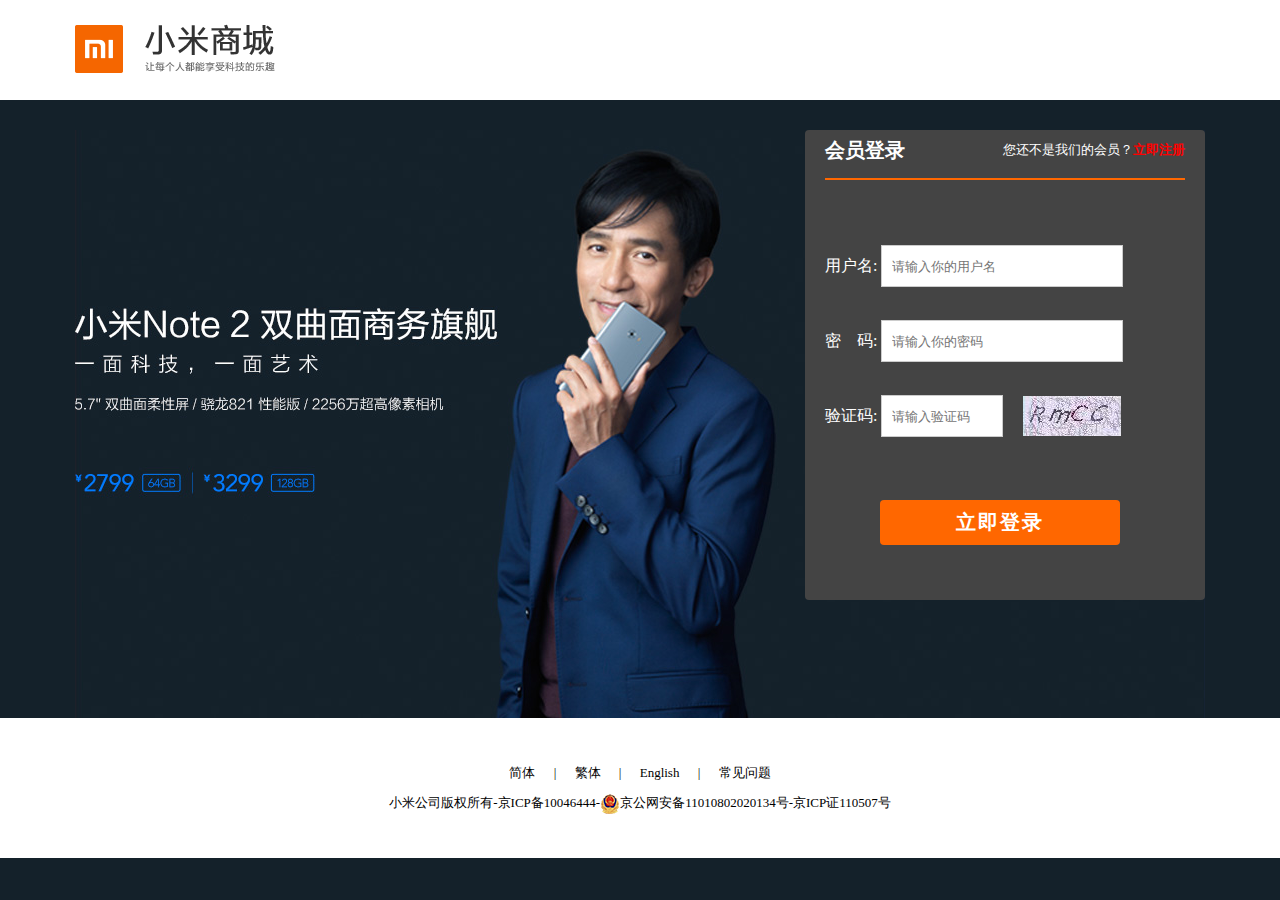
<file: XiaoMiProject_SSM/src/main/webapp/htmls/login.html>
<!DOCTYPE html>
<html>
	<head>
		<meta charset="UTF-8">
        <meta name="author" content="order by dede58.com"/>
		<title>会员登录</title>
		<link rel="stylesheet" type="text/css" href="../css/login.css">
		
	</head>
	<body>
		<!-- login -->
		<div class="top center">
			<div class="logo center">
				<a href="../index.html" target="_blank"><img src="../image/mistore_logo.png" alt=""></a>
			</div>
		</div>
		<form  method="post" action="../login.php" class="form center">
		<div class="login">
			<div class="login_center">
				<div class="login_top">
					<div class="left fl">会员登录</div>
					<div class="right fr">您还不是我们的会员？<a href="../register.html" target="_self">立即注册</a></div>
					<div class="clear"></div>
					<div class="xian center"></div>
				</div>
				<div class="login_main center">
					<div class="username">用户名:&nbsp;<input class="shurukuang" type="text" name="username" placeholder="请输入你的用户名"/></div>
					<div class="username">密&nbsp;&nbsp;&nbsp;&nbsp;码:&nbsp;<input class="shurukuang" type="password" name="password" placeholder="请输入你的密码"/></div>
					<div class="username">
						<div class="left fl">验证码:&nbsp;<input class="yanzhengma" type="text" name="username" placeholder="请输入验证码"/></div>
						<div class="right fl"><img src="../image/yanzhengma.jpg"></div>
						<div class="clear"></div>
					</div>
				</div>
				<div class="login_submit">
					<input class="submit" type="submit" name="submit" value="立即登录" >
				</div>
				
			</div>
		</div>
		</form>
		<footer>
			<div class="copyright">简体 | 繁体 | English | 常见问题</div>
			<div class="copyright">小米公司版权所有-京ICP备10046444-<img src="../image/ghs.png" alt="">京公网安备11010802020134号-京ICP证110507号</div>

		</footer>
	</body>
</html>
</file>
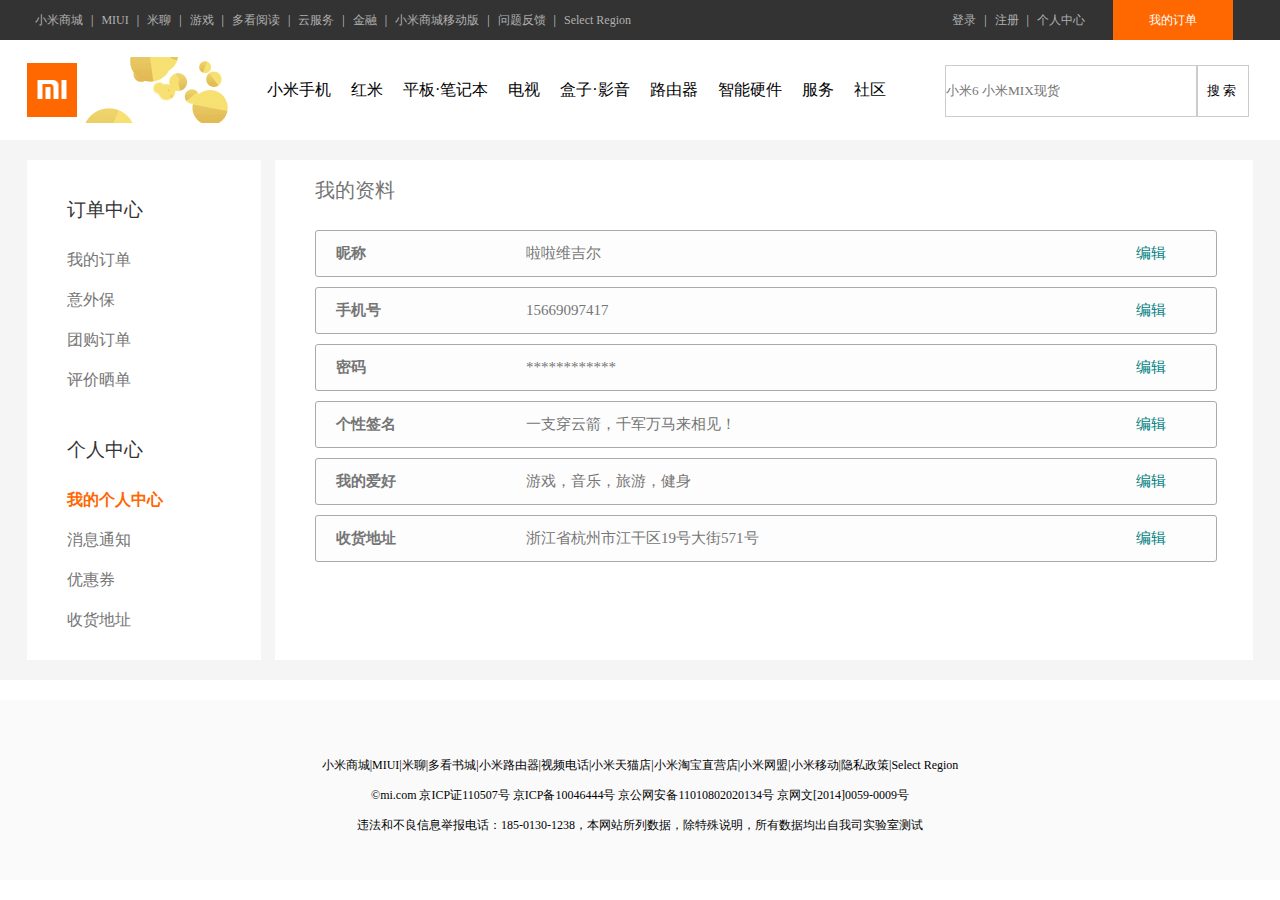
<file: XiaoMiProject_SSM/src/main/webapp/htmls/self_info.html>
<html>
	<head>
		<meta charset="UTF-8">
        <meta name="author" content="order by dede58.com"/>
		<title>小米商城-个人中心</title>
		<link rel="stylesheet" type="text/css" href="../css/style.css">
	</head>
	<body>
	<!-- start header -->
		<header>
			<div class="top center">
				<div class="left fl">
					<ul>
						<li><a href="http://www.mi.com/" target="_blank">小米商城</a></li>
						<li>|</li>
						<li><a href="">MIUI</a></li>
						<li>|</li>
						<li><a href="">米聊</a></li>
						<li>|</li>
						<li><a href="">游戏</a></li>
						<li>|</li>
						<li><a href="">多看阅读</a></li>
						<li>|</li>
						<li><a href="">云服务</a></li>
						<li>|</li>
						<li><a href="">金融</a></li>
						<li>|</li>
						<li><a href="">小米商城移动版</a></li>
						<li>|</li>
						<li><a href="">问题反馈</a></li>
						<li>|</li>
						<li><a href="">Select Region</a></li>
						<div class="clear"></div>
					</ul>
				</div>
				<div class="right fr">
					<div class="gouwuche fr"><a href="../dingdanzhongxin.html">我的订单</a></div>
					<div class="fr">
						<ul>
							<li><a href="../login.html" target="_blank">登录</a></li>
							<li>|</li>
							<li><a href="../register.html" target="_blank" >注册</a></li>
							<li>|</li>
							<li><a href="#top">个人中心</a></li>
						</ul>
					</div>
					<div class="clear"></div>
				</div>
				<div class="clear"></div>
			</div>
		</header>
	<!--end header -->
	<!-- start banner_x -->
		<div class="banner_x center">
			<a href="../index.html" target="_blank"><div class="logo fl"></div></a>
			<a href=""><div class="ad_top fl"></div></a>
			<div class="nav fl">
				<ul>
					<li><a href="">小米手机</a></li>
					<li><a href="">红米</a></li>
					<li><a href="">平板·笔记本</a></li>
					<li><a href="">电视</a></li>
					<li><a href="">盒子·影音</a></li>
					<li><a href="">路由器</a></li>
					<li><a href="">智能硬件</a></li>
					<li><a href="">服务</a></li>
					<li><a href="">社区</a></li>
				</ul>
			</div>
			<div class="search fr">
				<form action="" method="post">
					<div class="text fl">
						<input type="text" class="shuru"  placeholder="小米6&nbsp;小米MIX现货">
					</div>
					<div class="submit fl">
						<input type="submit" class="sousuo" value="搜索"/>
					</div>
					<div class="clear"></div>
				</form>
				<div class="clear"></div>
			</div>
		</div>
<!-- end banner_x -->
<!-- self_info -->
	<div class="grzxbj">
		<div class="selfinfo center">
		<div class="lfnav fl">
			<div class="ddzx">订单中心</div>
			<div class="subddzx">
				<ul>
					<li><a href="../dingdanzhongxin.html" >我的订单</a></li>
					<li><a href="">意外保</a></li>
					<li><a href="">团购订单</a></li>
					<li><a href="">评价晒单</a></li>
				</ul>
			</div>
			<div class="ddzx">个人中心</div>
			<div class="subddzx">
				<ul>
					<li><a href="../self_info.html" style="color:#ff6700;font-weight:bold;">我的个人中心</a></li>
					<li><a href="">消息通知</a></li>
					<li><a href="">优惠券</a></li>
					<li><a href="">收货地址</a></li>
				</ul>
			</div>
		</div>
		<div class="rtcont fr">
			<div class="grzlbt ml40">我的资料</div>
			<div class="subgrzl ml40"><span>昵称</span><span>啦啦维吉尔</span><span><a href="">编辑</a></span></div>
			<div class="subgrzl ml40"><span>手机号</span><span>15669097417</span><span><a href="">编辑</a></span></div>
			<div class="subgrzl ml40"><span>密码</span><span>************</span><span><a href="">编辑</a></span></div>
			<div class="subgrzl ml40"><span>个性签名</span><span>一支穿云箭，千军万马来相见！</span><span><a href="">编辑</a></span></div>
			<div class="subgrzl ml40"><span>我的爱好</span><span>游戏，音乐，旅游，健身</span><span><a href="">编辑</a></span></div>
			<div class="subgrzl ml40"><span>收货地址</span><span>浙江省杭州市江干区19号大街571号</span><span><a href="">编辑</a></span></div>
			
		</div>
		<div class="clear"></div>
		</div>
	</div>
<!-- self_info -->
		
		<footer class="mt20 center">			
			<div class="mt20">小米商城|MIUI|米聊|多看书城|小米路由器|视频电话|小米天猫店|小米淘宝直营店|小米网盟|小米移动|隐私政策|Select Region</div>
			<div>©mi.com 京ICP证110507号 京ICP备10046444号 京公网安备11010802020134号 京网文[2014]0059-0009号</div> 
			<div>违法和不良信息举报电话：185-0130-1238，本网站所列数据，除特殊说明，所有数据均出自我司实验室测试</div>
		</footer>
	</body>
</html>
</file>
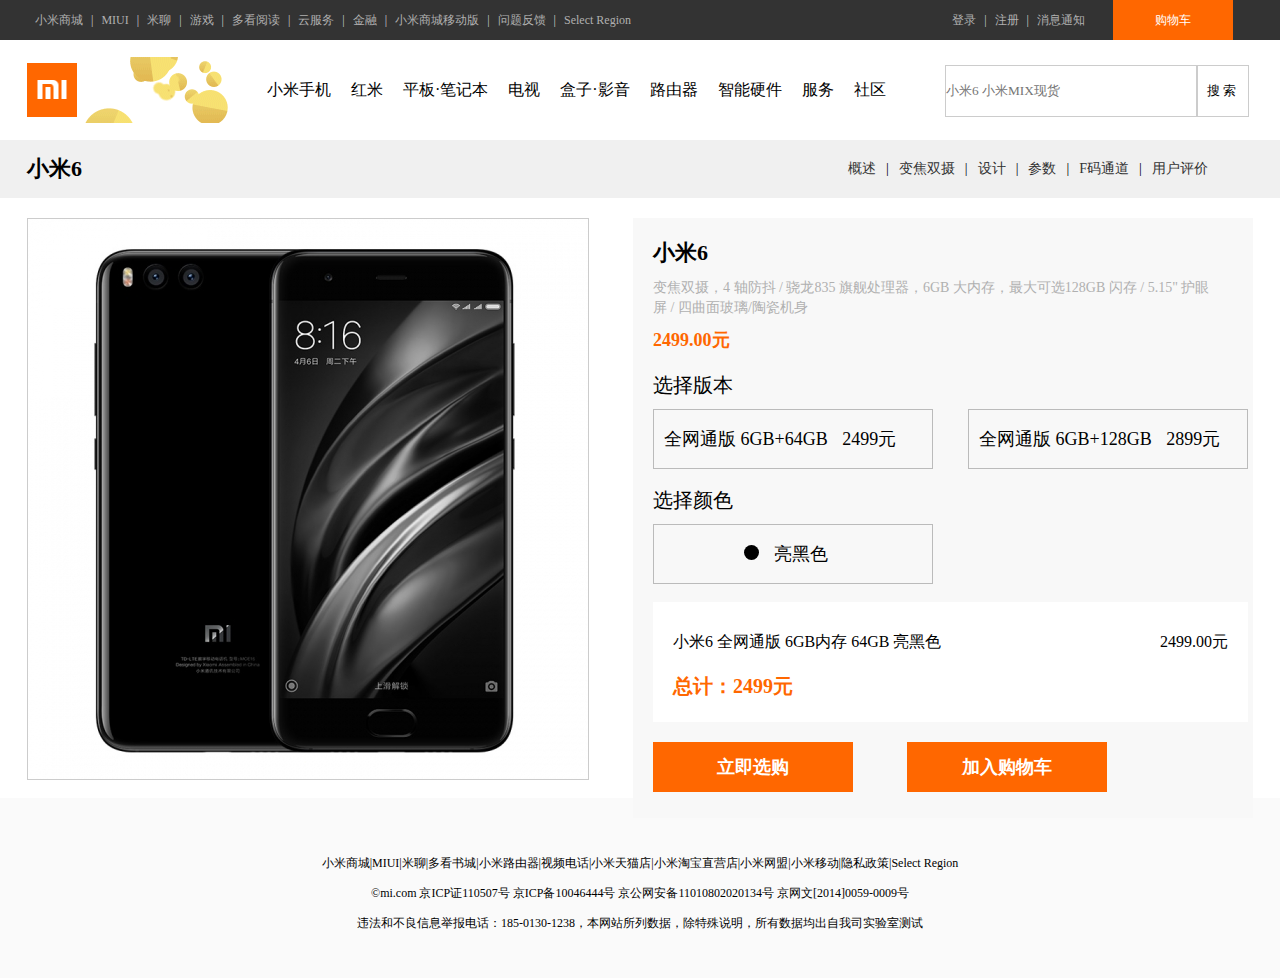
<file: XiaoMiProject_SSM/src/main/webapp/htmls/xiangqing.html>
<html>
	<head>
		<meta charset="UTF-8">
        <meta name="author" content="order by dede58.com"/>
		<title>小米6立即购买-小米商城</title>
		<link rel="stylesheet" type="text/css" href="../css/style.css">
	</head>
	<body>
	<!-- start header -->
		<header>
			<div class="top center">
				<div class="left fl">
					<ul>
						<li><a href="http://www.mi.com/" target="_blank">小米商城</a></li>
						<li>|</li>
						<li><a href="">MIUI</a></li>
						<li>|</li>
						<li><a href="">米聊</a></li>
						<li>|</li>
						<li><a href="">游戏</a></li>
						<li>|</li>
						<li><a href="">多看阅读</a></li>
						<li>|</li>
						<li><a href="">云服务</a></li>
						<li>|</li>
						<li><a href="">金融</a></li>
						<li>|</li>
						<li><a href="">小米商城移动版</a></li>
						<li>|</li>
						<li><a href="">问题反馈</a></li>
						<li>|</li>
						<li><a href="">Select Region</a></li>
						<div class="clear"></div>
					</ul>
				</div>
				<div class="right fr">
					<div class="gouwuche fr"><a href="">购物车</a></div>
					<div class="fr">
						<ul>
							<li><a href="../login.html" target="_blank">登录</a></li>
							<li>|</li>
							<li><a href="../register.html" target="_blank" >注册</a></li>
							<li>|</li>
							<li><a href="">消息通知</a></li>
						</ul>
					</div>
					<div class="clear"></div>
				</div>
				<div class="clear"></div>
			</div>
		</header>
	<!--end header -->

<!-- start banner_x -->
		<div class="banner_x center">
			<a href="../index.html" target="_blank"><div class="logo fl"></div></a>
			<a href=""><div class="ad_top fl"></div></a>
			<div class="nav fl">
				<ul>
					<li><a href="">小米手机</a></li>
					<li><a href="">红米</a></li>
					<li><a href="">平板·笔记本</a></li>
					<li><a href="">电视</a></li>
					<li><a href="">盒子·影音</a></li>
					<li><a href="">路由器</a></li>
					<li><a href="">智能硬件</a></li>
					<li><a href="">服务</a></li>
					<li><a href="">社区</a></li>
				</ul>
			</div>
			<div class="search fr">
				<form action="" method="post">
					<div class="text fl">
						<input type="text" class="shuru"  placeholder="小米6&nbsp;小米MIX现货">
					</div>
					<div class="submit fl">
						<input type="submit" class="sousuo" value="搜索"/>
					</div>
					<div class="clear"></div>
				</form>
				<div class="clear"></div>
			</div>
		</div>
<!-- end banner_x -->

	
	<!-- xiangqing -->
	<form action="post" method="">
	<div class="xiangqing">
		<div class="neirong w">
			<div class="xiaomi6 fl">小米6</div>
			<nav class="fr">
				<li><a href="">概述</a></li>
				<li>|</li>
				<li><a href="">变焦双摄</a></li>
				<li>|</li>
				<li><a href="">设计</a></li>
				<li>|</li>
				<li><a href="">参数</a></li>
				<li>|</li>
				<li><a href="">F码通道</a></li>
				<li>|</li>
				<li><a href="">用户评价</a></li>
				<div class="clear"></div>
			</nav>
			<div class="clear"></div>
		</div>	
	</div>
	
	<div class="jieshao mt20 w">
		<div class="left fl"><img src="../image/liebiao_xiaomi6.jpg"></div>
		<div class="right fr">
			<div class="h3 ml20 mt20">小米6</div>
			<div class="jianjie mr40 ml20 mt10">变焦双摄，4 轴防抖 / 骁龙835 旗舰处理器，6GB 大内存，最大可选128GB 闪存 / 5.15" 护眼屏 / 四曲面玻璃/陶瓷机身</div>
			<div class="jiage ml20 mt10">2499.00元</div>
			<div class="ft20 ml20 mt20">选择版本</div>
			<div class="xzbb ml20 mt10">
				<div class="banben fl">
					<a>
						<span>全网通版 6GB+64GB </span>
						<span>2499元</span>
					</a>
				</div>
				<div class="banben fr">
					<a>
						<span>全网通版 6GB+128GB</span>
						<span>2899元</span>
					</a>
				</div>
				<div class="clear"></div>
			</div>
			<div class="ft20 ml20 mt20">选择颜色</div>
			<div class="xzbb ml20 mt10">
				<div class="banben">
					<a>
						<span class="yuandian"></span>
						<span class="yanse">亮黑色</span>
					</a>
				</div>
				
			</div>
			<div class="xqxq mt20 ml20">
				<div class="top1 mt10">
					<div class="left1 fl">小米6 全网通版 6GB内存 64GB 亮黑色</div>
					<div class="right1 fr">2499.00元</div>
					<div class="clear"></div>
				</div>
				<div class="bot mt20 ft20 ftbc">总计：2499元</div>
			</div>
			<div class="xiadan ml20 mt20">
					<input class="jrgwc"  type="button" name="jrgwc" value="立即选购" />
					<input class="jrgwc" type="button" name="jrgwc" value="加入购物车" />
				
			</div>
		</div>
		<div class="clear"></div>
	</div>
	</form>
	<!-- footer -->
	<footer class="mt20 center">
			
			<div class="mt20">小米商城|MIUI|米聊|多看书城|小米路由器|视频电话|小米天猫店|小米淘宝直营店|小米网盟|小米移动|隐私政策|Select Region</div>
			<div>©mi.com 京ICP证110507号 京ICP备10046444号 京公网安备11010802020134号 京网文[2014]0059-0009号</div> 
			<div>违法和不良信息举报电话：185-0130-1238，本网站所列数据，除特殊说明，所有数据均出自我司实验室测试</div>

		</footer>

	</body>
</html>
</file>
<file: XiaoMiProject_SSM/src/main/webapp/css/style.css>
*{margin: 0;padding: 0;text-decoration: none;list-style-type: none;font-family: Times New Roman;}

img{border:none;}
a{border:none;text-decoration: none;color:#000;}
.border{border:1px solid red;}
.center{margin: 0 auto;}
.w{width: 1226px;margin: 0 auto;}
.fl{float: left;}
.fr{float: right;}
.clear{clear:both;}
.mt20{margin-top: 20px;}
.mt10{margin-top: 10px;}
.ml20{margin-left: 20px;}
.ml40{margin-left: 40px;}
.mr40{margin-right: 40px;}
.mb20{margin-bottom: 20px;}
.border2{border:2px solid #ff6700;}
.ft20{font-size: 20px;}
.ftbc{color: #ff6700;font-weight: bold;}
.pr{padding-right: 40px;}

.h3{font-size: 22px;font-weight: bold;}


/*header*/
header{width: 100%;height: 40px;background: #333}
header .top{width: 1226px;height: 40px;line-height: 40px;}
header .top .left ul li{float: left;font-size: 12px;color: #ccc;}
header .top .left ul li a{display:block;padding:0 8px;font-size: 12px;font-family: Times New Roman;color: #b0b0b0;}
header .top .left ul li a:hover{color:#fff;}
header .top .right ul li{float: left;font-size: 12px;color: #ccc;}
header .top .right ul li a{display:block;padding:0 8px;font-size: 12px;font-family: Times New Roman;color: #b0b0b0;}
header .top .right ul li a:hover{color:#fff;}
header .top .right .gouwuche a{color:#fff;}
header .top .right .gouwuche{margin:0 20px;background: #424242;width: 120px;text-align: center;font-size: 12px;cursor:pointer;background: #ff6700;color: #fff;}

header .top .right .gouwuche:hover{color:#000;background: #666;}
/*banner_x*/
.banner_x {width: 1226px;height: 100px;}
.banner_x .logo{background: url('../image/logo_top.png') no-repeat center center;width: 50px;height: 100px;}
.banner_x .ad_top{width: 180px;height: 100px;background: url('../image/yyymix.gif') no-repeat center center;}
.banner_x .nav ul li{float: left;height: 100px;line-height: 100px;}
.banner_x .nav ul li a{display:inline-block;color: #000;font-size: 16px;padding: 0 10px;}
.banner_x .nav ul li a:hover{color: rgb(255,103,0); }
.banner_x .search{width: 308px;height: 100px;line-height: 100px;}
.banner_x .search .text{width: 250px;height:50px;line-height: 50px;font-size: 12px;margin-top: 25px;border:1px solid #ccc;}
.banner_x .search .text:hover{border-color: #ff6700;}
.banner_x .search .text .shuru{border: none;width: 250px;height: 50px;}
.banner_x .search .submit{width: 50px;height:50px;line-height: 50px;text-align:center;font-size: 12px;margin-top: 25px;border:1px solid #ccc;}
.banner_x .search .submit .sousuo{letter-spacing:3px;text-align:center;width: 50px;height:50px;border: none;background: none;cursor:pointer;}
.banner_x .search .submit:hover{border-color: #ff6700;color:#ff6700;} 
/*banner_y*/
.banner_y{width:1226px;height:460px;background: url('../image/banner2.jpg') no-repeat;}
.banner_y .nav{width: 234px;height: 460px;background: rgb(12,12,19);}
.banner_y .nav ul{padding: 20px 0;position:relative;}
.banner_y .nav ul li{display:block;width: 174px;height: 40px;line-height:40px;font-size: 14px;padding: 0 30px;}
.banner_y .nav ul li .pop{width: 800px;height: 460px;background: #fff;position:absolute;box-shadow: 2px 3px 5px #ccc; border-top: 1px solid #ccc;left:234px;top:0px;}
.banner_y .nav ul li .pop .left{width: 265px;height: 460px;background: #fff;}
.banner_y .nav ul li .pop .left div{margin-bottom: 3px;}
.banner_y .nav ul li .pop .left .xuangou_left{height: 40px;line-height:40px; font-size: 14px;margin-left: 10px;margin-top: 20px;}
.banner_y .nav ul li .pop .left .xuangou_left a{color: #000;}
.banner_y .nav ul li .pop .left .xuangou_left a img{valign:middle;}
.banner_y .nav ul li .pop .left .xuangou_left a span{display: inline-block;margin-left: 10px;font-size: 14px;}
.banner_y .nav ul li .pop .left .xuangou_left a span:hover{color:#ff6700;}
.banner_y .nav ul li .pop .left .xuangou_right{margin-top: 25px;height: 40px;line-height: 40px;}
.banner_y .nav ul li .pop .left .xuangou_right a{display: block;width: 60px;line-height:24px;height: 24px;text-align: center;font-size: 12px;color:#ff6700;border:1px solid #ff6700;}
.banner_y .nav ul li .pop .left .xuangou_right a:hover{display: block;background:#ff6700;color:#fff; }

.banner_y .nav ul li .pop .ctn{width: 265px;height: 460px;}
.banner_y .nav ul li .pop .ctn div{margin-bottom: 3px;}
.banner_y .nav ul li .pop .ctn .xuangou_left{height: 40px;line-height:40px; font-size: 14px;margin-left: 10px;margin-top: 20px;}
.banner_y .nav ul li .pop .ctn .xuangou_left a{color: #000;}
.banner_y .nav ul li .pop .ctn .xuangou_left a img{valign:middle;}
.banner_y .nav ul li .pop .ctn .xuangou_left a span{display: inline-block;margin-left: 10px;font-size: 14px;}
.banner_y .nav ul li .pop .ctn .xuangou_left a span:hover{color:#ff6700;}
.banner_y .nav ul li .pop .ctn .xuangou_right{margin-top: 25px;height: 40px;line-height: 40px;}
.banner_y .nav ul li .pop .ctn .xuangou_right a{display: block;width: 60px;line-height:24px;height: 24px;text-align: center;font-size: 12px;color:#ff6700;border:1px solid #ff6700;}
.banner_y .nav ul li .pop .ctn .xuangou_right a:hover{display: block;background:#ff6700;color:#fff; }

.banner_y .nav ul li .pop .right{width: 265px;height: 460px;margin-right: 5px;}
.banner_y .nav ul li .pop .right div{margin-bottom: 3px;}
.banner_y .nav ul li .pop .right .xuangou_left{height: 40px;line-height:40px; font-size: 14px;margin-left: 10px;margin-top: 20px;}
.banner_y .nav ul li .pop .right .xuangou_left a{color: #000;}
.banner_y .nav ul li .pop .right .xuangou_left a img{valign:middle;}
.banner_y .nav ul li .pop .right .xuangou_left a span{display: inline-block;margin-left: 10px;font-size: 14px;}
.banner_y .nav ul li .pop .right .xuangou_left a span:hover{color:#ff6700;}
.banner_y .nav ul li .pop .right .xuangou_right{margin-top: 25px;height: 40px;line-height: 40px;}
.banner_y .nav ul li .pop .right .xuangou_right a{display: block;width: 60px;line-height:24px;height: 24px;text-align: center;font-size: 12px;color:#ff6700;border:1px solid #ff6700;}
.banner_y .nav ul li .pop .right .xuangou_right a:hover{display: block;background:#ff6700;color:#fff; }

.banner_y .nav ul .lisd:hover{background: #ff6700;}
.banner_y .nav ul li a{display:inline-block;margin-left:10px;color: #fff;}
.tlinks{text-indent:-9999px;height:0;line-height:0;font-size:0;overflow:hidden;}
/*sub_banner*/
.sub_banner{width: 1226px;height: 170px;margin-top: 15px;}
.sub_banner .sidebar{width: 234px;height: 170px;}
.sub_banner .sidebar div{width: 78px;height: 85px;marign:0;padding: 0;}
.sub_banner .sidebar div a img{opacity:0.8;}
.sub_banner .sidebar div a img:hover{opacity:1;}
.sub_banner .datu{width: 316px;height: 170px;margin-left: 14px;}
.sub_banner .datu a img{width: 316px;height: 170px;opacity:0.8;}
.sub_banner .datu a img:hover{opacity:1;}
/*danpin*/
.biaoti{width: 1226px;height: 58px;line-height: 58px;font-size: 
22px;font-weight: bold;margin-top: 20px;}
.danpin .main{width: 1226px;height: 340px;}
.danpin .main .mingxing{width: 234px;height: 339px;background: rgb(250,250,250);}
.danpin .main .mingxing:nth-of-type(1){border-top: 1px solid orange;margin-right:14px;}
.danpin .main .mingxing:nth-of-type(2){border-top: 1px solid green;margin-right:14px;}
.danpin .main .mingxing:nth-of-type(3){border-top: 1px solid blue;margin-right:14px;}
.danpin .main .mingxing:nth-of-type(4){border-top: 1px solid red;margin-right:14px;}
.danpin .main .mingxing:nth-of-type(5){border-top: 1px solid teal;}
.danpin .main .mingxing .sub_mingxing{padding: 37px;}
.danpin .main .mingxing .sub_mingxing a img{display:block;width: 160px;height: 160px;opacity: 0.85}
.danpin .main .mingxing .sub_mingxing a img:hover{width: 160px;height: 160px;opacity: 1;}
.danpin .main .mingxing .pinpai{width: 234px;height: 14px;line-height: 14px;text-align: center;margin-top: -10px;}
.danpin .main .mingxing .pinpai a{font-size: 14px;color:#333;}
.danpin .main .mingxing .youhui{width: 234px;height: 12px;line-height: 12px;margin:15px 0;font-size: 12px;color: rgb(176,176,176);text-align: center;}
.danpin .main .mingxing .jiage{font-size: 14px;text-align: center;color:#ff6709;}

/*peijian*/
.peijian{background: rgb(245,245,245);}
.peijian .main{height:614px;}
.peijian .main .content{width: 1226px;height: 300px;}
.peijian .main .content:nth-of-type(2){margin-top: 14px;}
.peijian .main .content .remen{width:234px;height: 300px;margin-right: 14px;position:relative;background: #fff;}
.peijian .main .content .remen:hover{margin-top: -2px;box-shadow: 0px 0px 30px #ccc;}
.peijian .main .content .remen:nth-of-type(5){margin:0;}
.peijian .main .content .remen .xinpin span{display: block;margin:0 auto;font-size: 10px;line-height:20px;height: 20px;color:#fff;width: 65px;background: #83c44e;text-align: center;}
.peijian .main .content .remen .tu a img{margin:10px 42px 20px 42px;}
.peijian .main .content .remen .miaoshu{width: 234px;height: 25px;line-height: 25px;text-align: center;overflow: hidden;}
.peijian .main .content .remen .miaoshu a{color:#000;font-size: 14px;}
.peijian .main .content .remen .jiage{color:#ff6700;font-size: 14px;text-align:center;width: 234px;height: 25px;line-height: 25px;}
.peijian .main .content .remen .pingjia{width:234px;height: 15px;line-height: 15px;font-size: 12px;color:#aaa;text-align: center;}
.peijian .main .content .remen .piao{width: 204px;height: 60px;font-size:12px;padding:10px 0px 0px 30px;background:#ff6700; position: absolute;display: none;}
.peijian .main .content .remen .piao a{color:#fff;}
.peijian .main .content .remen .piao span{display: block;margin-top:5px;}
.peijian .main .content .remen:hover .piao{display: block;margin-top: -40px;}
.peijian .main .content .remenlast{width:234px;height: 300px;}
.hongmi:hover{margin-top: -2px;box-shadow: 0px 0px 15px #ccc;}
.liulangengduo{margin-top: 12px;}
.liulangengduo:hover{margin-top: 10px;box-shadow: 0px 0px 30px #ccc;}
/*xiangqing*/
.xiangqing{width: 100%;height: 58px;background: rgb(240,240,240);}
.xiangqing .neirong{height: 58px;width: 1226px;}
.xiangqing .neirong .xiaomi6{width:300px;height: 58px;line-height: 58px;font-size: 
22px;font-weight: bold;}
.xiangqing .neirong nav{display:inline-block;width: 410px;height: 58px;line-height: 58px;}
.xiangqing .neirong nav li{font-size:14px;float: left;display: block;margin:0px 5px;}
.xiangqing .neirong nav li a{color: #333;font-size: 14px;}
.xiangqing .neirong nav li a:hover{color:#ff6700;}
/*jieshao*/
.jieshao{height: 560px; }
.jieshao .left{width:560px;height:560px;border:1px solid #ccc;}
.jieshao .right{width:620px;background: rgb(248,248,248);height: 600px;}
.jieshao .right .jianjie{font-size: 14px;color: rgb(176,176,176);line-height: 20px;}
.jieshao .right .jiage{font-size: 18px;color:#ff6700;font-weight: bold;}
.jieshao .right .xzbb{height: 58px;line-height:58px;}
.jieshao .right .xzbb .banben{height: 58px;line-height: 58px;width: 278px;cursor:pointer;margin-right: 5px;border:1px solid #bbb;}
.jieshao .right .xzbb .banben a{display:block;font-size: 18px;color:#000;padding:0 10px;}
.jieshao .right .xzbb .banben a span{display: inline-block;margin-right: 10px;}
.jieshao .right .xzbb .banben a:hover{color:#ff6700;}
.jieshao .right .xzbb .banben:hover{border:1px solid #ff6700;}
.jieshao .right .xzbb .banben a .yuandian{display: inline-block;height: 15px;width: 15px;border-radius: 50%;background: #000;margin-left: 80px;}
/*閫夊彇璇︽儏*/
.xqxq{height: 80px;width: 555px;background: rgb(255,255,255);padding:20px;}
/*鏄惁涓嬪崟*/
.xiadan{height: 50px;line-height: 50px;}
.xiadan .jrgwc{height: 50px;width: 200px;border:none;background:#ff6700;color:#fff;font-size: 18px;font-weight: bold;cursor:pointer;margin-right: 50px;}
.xiadan .jrgwc:hover{border:1px solid #fff;}
/*鎴戠殑璐墿杞�*/
.banner_x .wdgwc{height: 100px;line-height: 100px;font-weight:bold;font-size: 24px;}
.banner_x .wxts{height: 90px;line-height: 105px;font-size: 12px;color:#777;}
.banner_x .dlzc{height: 100px;line-height: 100px;}
.banner_x .dlzc ul li{float: left;font-size: 12px;}
.banner_x .dlzc ul li a{display:block;padding:0 8px;font-size: 12px;font-family: Times New Roman;color: #777;}
.banner_x .dlzc ul li a:hover{color:#ff6700; }
.xiantiao{width: 100%;height: 2px;background:#ff6700; }
/*璐墿杞﹁鍗�*/
.gwcxqbj{width: 100%;background: rgb(245,245,245);padding-bottom: 20px;}
.gwcxqbj .gwcxd{background: #fff;width: 1226px;height: auto;padding-top: 30px;}
.gwcxqbj .gwcxd .top2{width:1226px;height: 70px;}
.gwcxqbj .gwcxd .top2 .sub_top{width: 100px;height: 70px;line-height:36px;margin-right: 0px;margin-top:0px;margin-left: 30px;}
.gwcxqbj .gwcxd .top2 .sub_top:nth-of-type(2){margin-left: 100px;}
.gwcxqbj .gwcxd .top2 .sub_top:nth-of-type(3){margin-left: 300px;}
.gwcxqbj .gwcxd .top2 .sub_top:nth-of-type(4){margin-left: 60px;}
.gwcxqbj .gwcxd .top2 .sub_top:nth-of-type(5){margin-left: 60px;}
.gwcxqbj .gwcxd .top2 .sub_top .quanxuan{width:18px;height:18px;border:1px solid #ccc;background: none;}
.gwcxqbj .gwcxd .content2{width:1226px;height: 120px;border-top: 1px solid #ccc;}
.gwcxqbj .gwcxd .content2 .sub_content{width:50px;height: 120px;line-height:120px;margin-right: 0px;}
.gwcxqbj .gwcxd .sub_content .quanxuan{width:18px;height:18px;border:1px solid #ccc;background: none;}
.gwcxqbj .gwcxd .content2 .sub_content img{vertical-align: middle;}
.gwcxqbj .gwcxd .content2 .sub_content:nth-of-type(1){margin-left: 30px;} 
.gwcxqbj .gwcxd .content2 .sub_content:nth-of-type(2){margin-left: 35px;}
.gwcxqbj .gwcxd .content2 .sub_content:nth-of-type(3){margin-left: 55px;width: 330px;}
.gwcxqbj .gwcxd .content2 .sub_content:nth-of-type(4){margin-left: 55px;}
.gwcxqbj .gwcxd .content2 .sub_content:nth-of-type(5){margin-left: 115px;}
.gwcxqbj .gwcxd .content2 .sub_content:nth-of-type(6){margin-left: 115px;color:#ff6700;}
.gwcxqbj .gwcxd .content2 .sub_content:nth-of-type(7){margin-left: 145px;font-size: 25px;}
.gwcxqbj .gwcxd .content2 .sub_content .shuliang{width: 70px;height: 35px;border:2px solid #ccc;text-align: center;font-size:16px;color:#ff6700;}
.gwcxqbj .gwcxd .content2 .sub_content a{display: block;width: 20px;height: 20px;border-radius: 10px;color:#000;}
.gwcxqbj .gwcxd .content2 .sub_content a:hover{color:#ff6700;}
.sub_content input{display:block;margin-top:35px;border:0px;font-size:20px;color:#ff6700}
.sub_content>img{display:block;margin-top:25px;}
/*缁撶畻鍗�*/
.jiesuandan{width:1226px;background: #fff;position:absolute;top:600px;left:150px;}
.jiesuandan .tishi{width: 400px;height: 50px;line-height: 50px;}
.jiesuandan .tishi ul li{float: left; font-size: 14px;display: inline-block;padding:0 10px;color:#666;}
.jiesuandan .tishi ul li a{color:#666;}
.jiesuandan .tishi ul li a:hover{color:#ff6700;}
.jiesuandan .tishi ul li span{display:inline-block;color:#ff6700;margin:0 10px;}
.jiesuandan .jiesuan{width: 500px;height: 50px;line-height: 50px;font-size: 14px;color:#ff6700;}
.jiesuandan .jiesuan .jiesuanjiage span{font-size: 24px;font-weight: bold;}
.jiesuandan .jiesuan .jsanniu .jsan{width: 200px;height: 50px;color:#fff;background:rgb(255,103,0); font-size: 20px;border:none;cursor:pointer;}
.jiesuandan .jiesuan .jsanniu .jsan:hover{background: rgb(242,88,7);}
/*涓汉涓績*/
.grzxbj{width: 100%;height:auto;background: rgb(245,245,245);padding-bottom: 20px;padding-top: 20px;}
.grzxbj .selfinfo{width: 1226px;}
.grzxbj .selfinfo .lfnav{width: 234px;height: 500px;background: #fff;}
.grzxbj .selfinfo .lfnav .ddzx{width: 234px;height: 40px;line-height: 40px;font-size: 19px; margin:30px 20px 10px 40px;color:rgb(51,51,51);}
.grzxbj .selfinfo .lfnav .subddzx ul li{display: block;width: 194px;height: 40px;line-height: 40px;padding-left: 40px;}
.grzxbj .selfinfo .lfnav .subddzx ul li a{color:rgb(117,117,117);}
.grzxbj .selfinfo .lfnav .subddzx ul li a:hover{color:rgb(51,51,51);}
.grzxbj .selfinfo .rtcont{width: 978px;height: 500px;background: #fff;}
.grzxbj .selfinfo .rtcont .ddzxbt{width: 938px;height: 60px;line-height: 60px;font-size: 22px;font-weight:bold;color:rgb(117,117,117);padding-left: 40px;border-bottom: 1px solid #ccc;}
.grzxbj .selfinfo .rtcont .grzlbt{width:938px;height: 60px;line-height: 60px;font-size: 20px;color:rgb(117,117,117);}
.grzxbj .selfinfo .rtcont .subgrzl{height: 45px;line-height: 45px;width: 900px;background: rgb(253,253,253);border:1px solid #aaa;margin-top: 10px;margin-bottom: 10px;border-radius: 3px;}
.grzxbj .selfinfo .rtcont .subgrzl span:nth-of-type(1){display: inline-block;font-size: 15px;font-weight: bold;color:rgb(117,117,117);width: 70px;height: 45px;line-height: 45px;padding-left: 20px;}
.grzxbj .selfinfo .rtcont .subgrzl span:nth-of-type(2){display: inline-block;font-size: 15px;color:rgb(117,117,117);width: 480px;height: 45px;line-height: 45px;padding-left: 120px;
}
.grzxbj .selfinfo .rtcont .subgrzl span:nth-of-type(3){display: inline-block;font-size: 15px;width: 160px;height: 45px;line-height: 45px;text-align: right;}
.grzxbj .selfinfo .rtcont .subgrzl span a{color:teal; }
.grzxbj .selfinfo .rtcont .subgrzl span a:hover{color:#ff6700; }

/*璁㈠崟涓績*/
.grzxbj .selfinfo .rtcont .ddxq{width: 938px;height: 120px;line-height: 120px;font-size: 17px;color:rgb(117,117,117); 
	border-bottom: 1px solid #ccc;padding-left: 40px;}
.grzxbj .selfinfo .rtcont .ddxq .ddspt{width: 80px;height: 80px;margin: 19px 25px 0 0;border:1px solid #aaa;}
.grzxbj .selfinfo .rtcont .ddxq .ztxx ul li{display: inline-block;width: 130px;height: 60px;line-height:60px;float: left;border-left:1px solid #aaa; margin-top: 30px;text-align: center;}
.grzxbj .selfinfo .rtcont .ddxq .ztxx ul li a{color:rgb(117,117,117);}
.grzxbj .selfinfo .rtcont .ddxq .ztxx ul li a:hover{color:#ff6700;}
/*footer*/
footer{width: 100%;height: 120px;line-height: 30px;text-align: center;font-size: 12px;background: rgb(250,250,250);padding:30px 0;}
/*me  */
#div1>input,#div2>input{font-size:20px;height:20px;border:0px;color:#ff6700}
#div>input{font-size:20px;height:20px;border:0px;background-color:#F8F8F8;color:#ff6700}
</file>
<file: XiaoMiProject_SSM/src/main/webapp/css/login.css>
/*样式初始化*/
*{margin:0;padding: 0;}
a{text-decoration: none;color: #000;}
img {border: 0; vertical-align:middle;} 
ul li{list-style: none;}
body,h1,h2,h3,h4,h5,h6{font: 12px 宋体,Times New Roman;}
body{background: rgb(20,33,42)  }

/*预定义样式*/
.w{width: 1000px;margin: 0 auto;}
.fl{float: left;}
.fr{float: right;}
.clear{clear:both;}
.center{margin:0 auto;}
.border{border:1px solid red;}

table{width: 360px;height: 240px;border:none;margin: 0 auto;}
tr,th,td{height: 20px;}
th{width: 60px;}
input:focus{border: 2px solid orange;}
/*用户登录*/
.top{width: 100%;height: 100px;background: #fff;}
.top .logo{width: 1130px;height: 100px;}
.form{width: 1130px;height:588px;background: url('../image/login_bg.jpg')no-repeat center center; }
.login{width: 400px;height: 470px;/*border:1px solid #ff6700;*/margin:30px auto;background: #444;color:#fff;margin-right: 0px;border-radius: 4px;}
.login .login_center{width: 360px;margin: 10px auto;}
.login .login_top{margin: 10px 0;}
.login .login_top .left{height: 40px;line-height: 40px;font-weight: bold;font-size: 20px;}
.login .login_top .right{height: 40px;line-height: 40px;font-size: 13px;}
.login .login_top .right a{color:red;font-weight: bold;}
.login .login_top .right a:hover{color:orange;}
.xian{height: 2px;background: #ff6700;margin:8px 0;}

.login_main{padding:20px 0;}
.login_main .username{font:16px Times New Roman;height: 40px;line-height: 40px;margin:35px 0;}
.login_main .username .shurukuang{width: 220px;height: 30px;border:1px solid #ccc;padding:5px 10px; }
.login_main .username .yanzhengma{width: 100px;height: 30px;border:1px solid #ccc;padding:5px 10px; }
.login_main .username .shurukuang:focus{border: 1px solid blue;background: #F0FFFF;}
.login_main .username .yanzhengma:focus{border: 1px solid blue;background: #F0FFFF;}
.login_main .username .right{margin-left: 20px;}

/*设置按钮样式*/
.login .login_center .login_submit{margin: 10px auto;}
.login .login_center .submit{border:none;width: 240px;height: 45px;margin-left:55px;background: #ff6700;color: #fff; font-size: 20px;font-weight: bold;letter-spacing: 2px;cursor:pointer;border-radius: 4px;}
.login .login_center .submit:hover{border:1px solid #fff;}


/*用户注册*/
.regist{width: 1000px;height: 550px;margin:20px auto;background:#fff;color:#000;border-radius: 6px;}
.regist_center{width: 760px;margin: 10px auto;}
.regist .regist_top{margin: 10px 0;}
.regist .regist_top .left{height: 40px;line-height: 40px;font-weight: bold;font-size: 20px;}
.regist .regist_top .right{height: 40px;line-height: 40px;font-size: 13px;}
.regist .regist_top .right a{color:#ff6700;font-weight: bold;}
.regist .regist_top .right a:hover{color:orange;}
.xian{height: 2px;background: #ff6700;margin: 8px auto;}

.regist_main{padding:10px 0;padding-left:45px;}
.regist_main .username{font:16px Times New Roman;height: 40px;line-height: 40px;margin:20px 0;}
.regist_main .username .shurukuang{width: 220px;height: 30px;border:1px solid #ccc;padding:5px 10px; }
.regist_main .username .yanzhengma{width: 100px;height: 30px;border:1px solid #ccc;padding:5px 10px; }
.regist_main .username .shurukuang:focus{border: 1px solid blue;background: #F0FFFF;}
.regist_main .username .yanzhengma:focus{border: 1px solid blue;background: #F0FFFF;}
.regist_main .username .right{margin-left: 20px;}

.regist_main .username span{display:inline-block;margin-left:20px;font-size: 12px;color: #ccc;font-weight: bold;}
.regist_main .username span:hover{color: #ff6700;}

.regist .regist_center .regist_submit{margin: 20px auto;}
.regist .regist_center .submit{border:none;width: 440px;height: 45px;margin-left:45px;background: #ff6700;color: #fff; font-size: 22px;font-weight: bold;letter-spacing: 8px;cursor:pointer;}
.regist .regist_center .submit:hover{border:1px solid #ccc;}

footer{width: 100%;height: 80px;background:#fff;padding: 30px 0;}
footer .copyright{height: 30px;line-height: 30px;font-size: 13px;word-spacing: 15px;text-align: center;}
footer .copyright:first-of-type{margin-top: 10px;}
</file>
